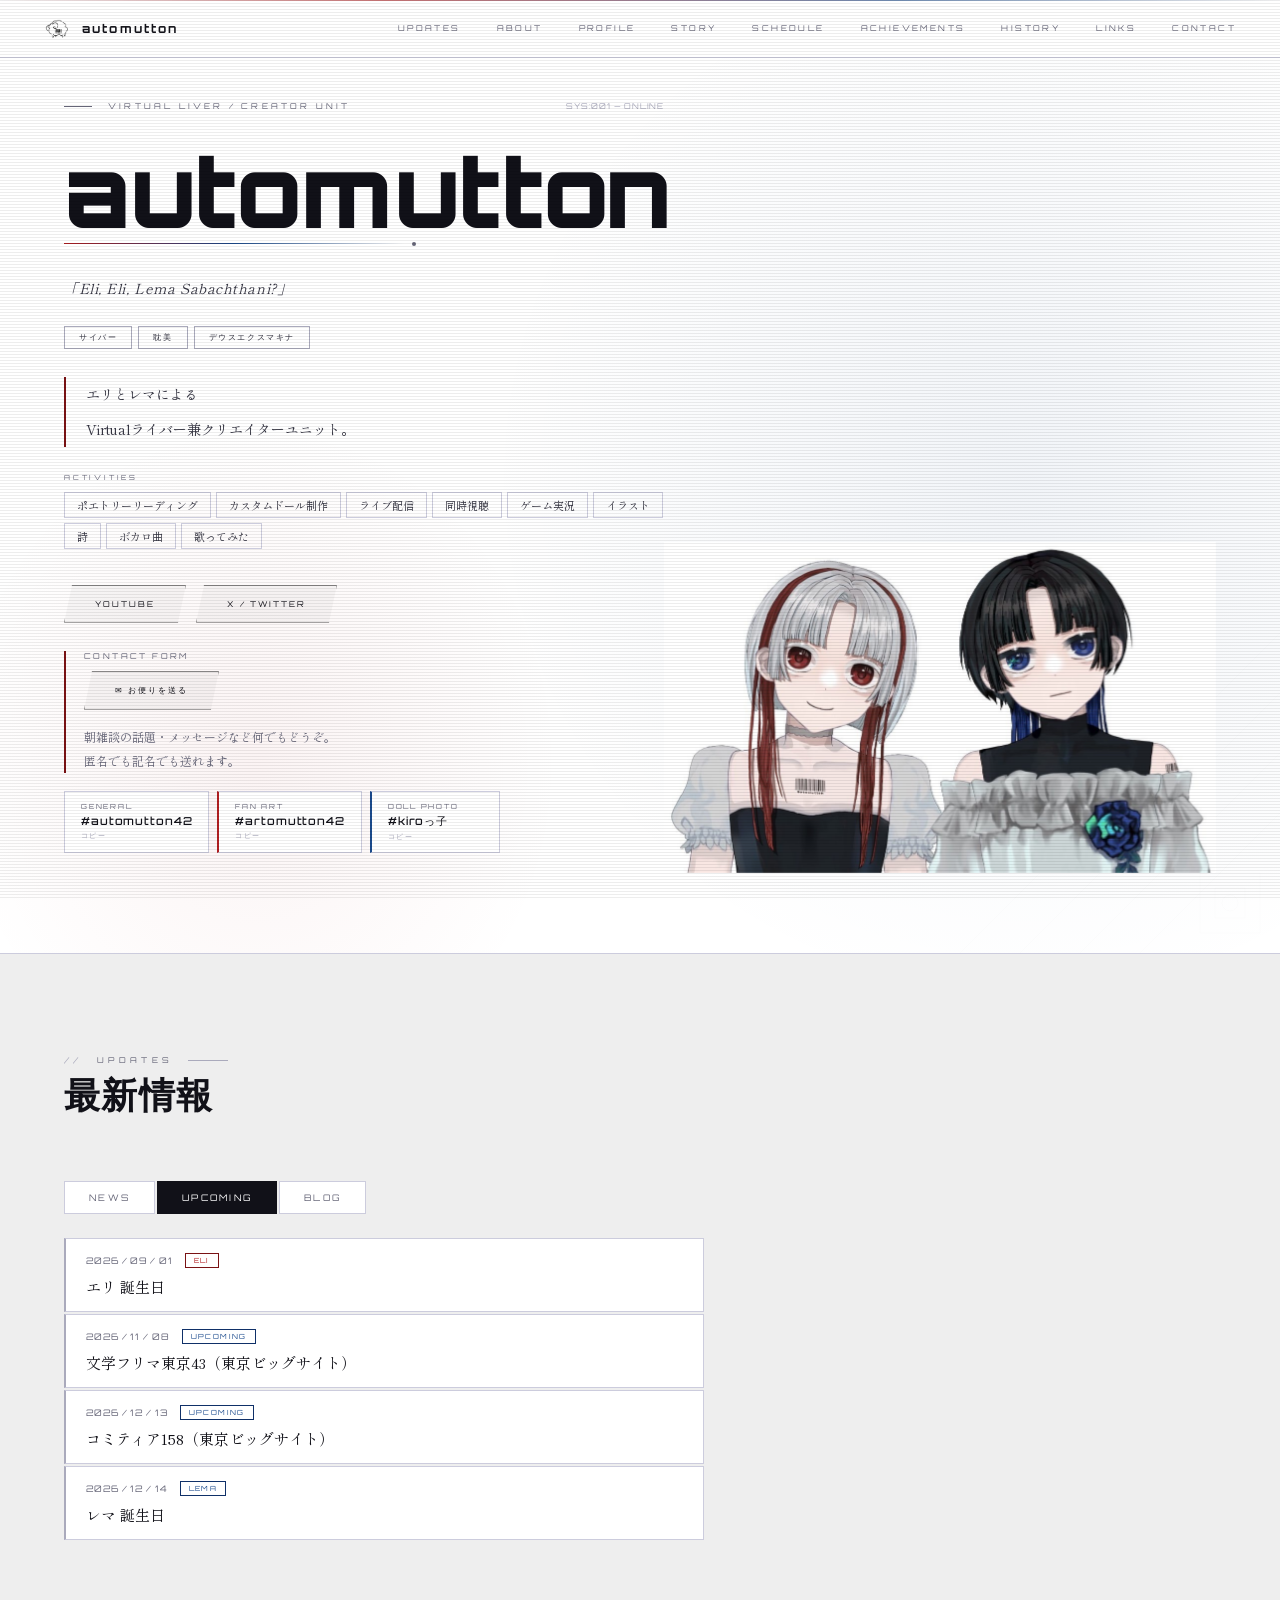
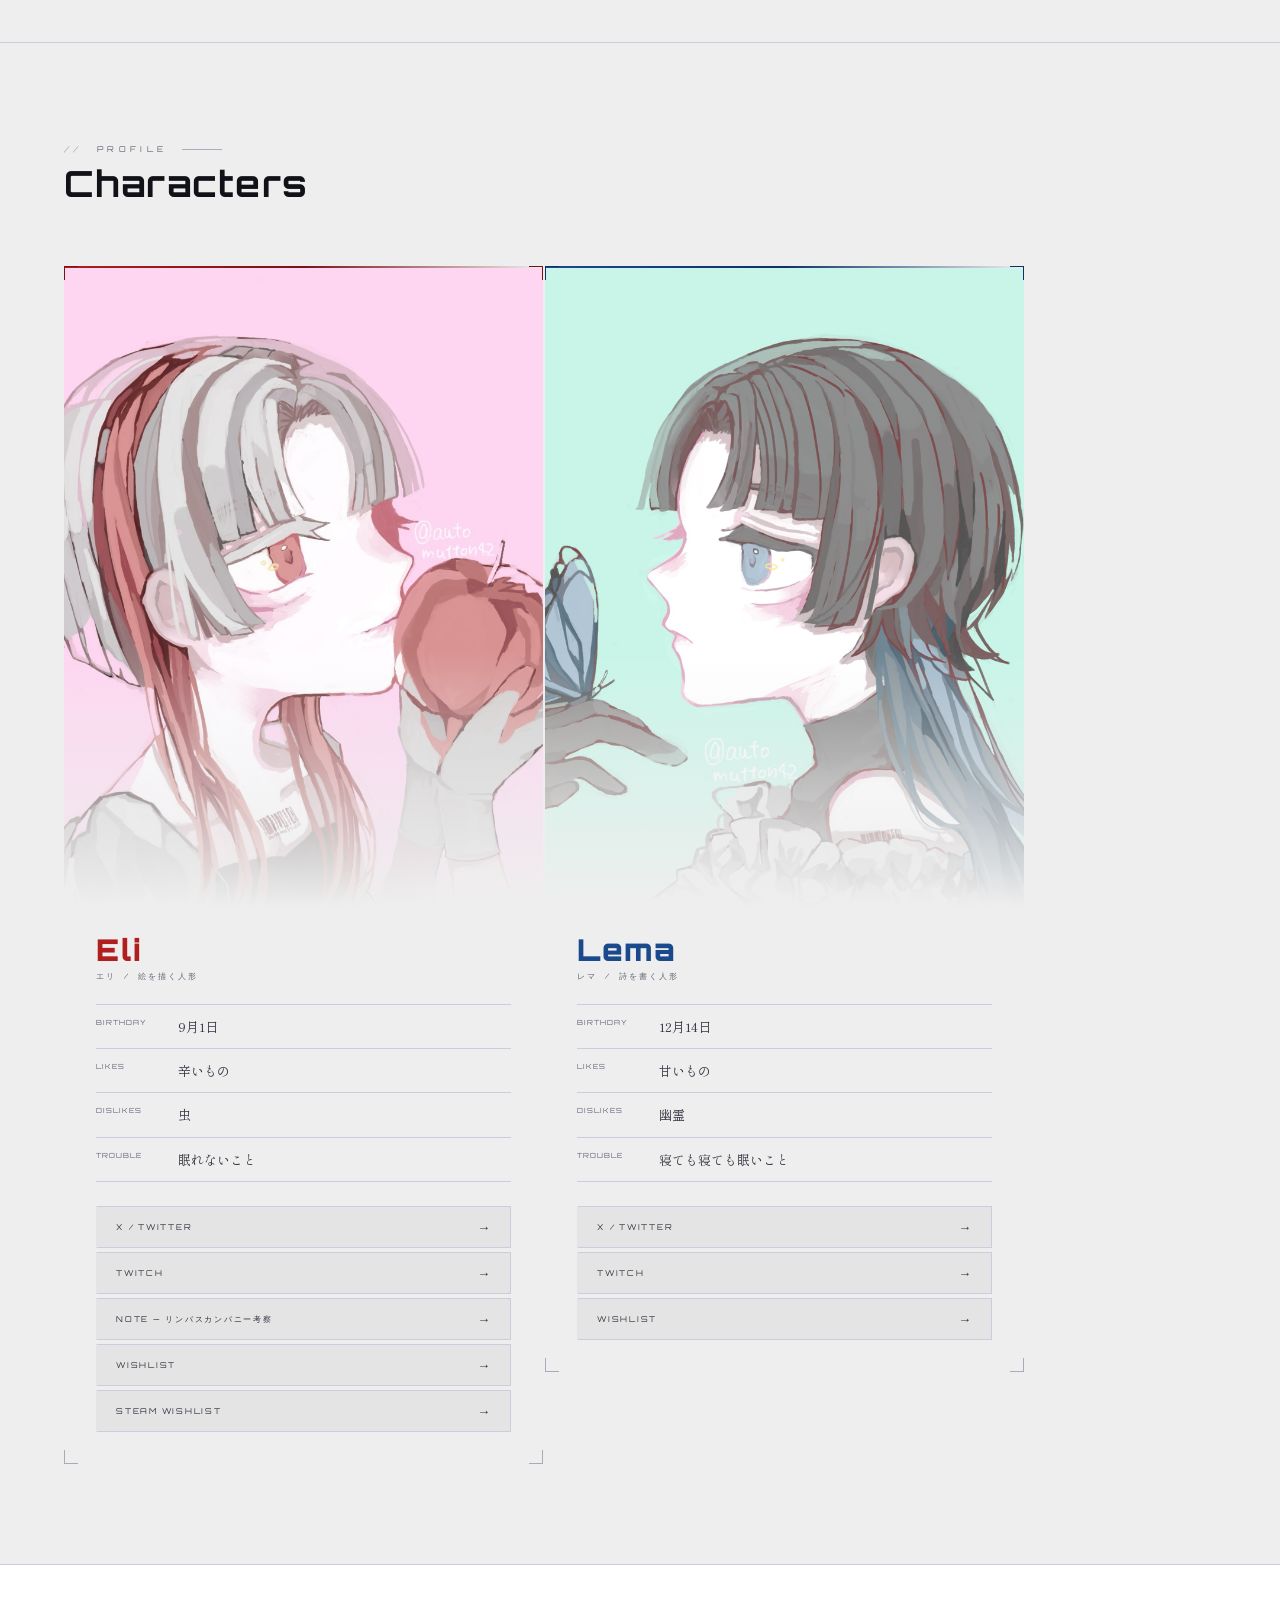
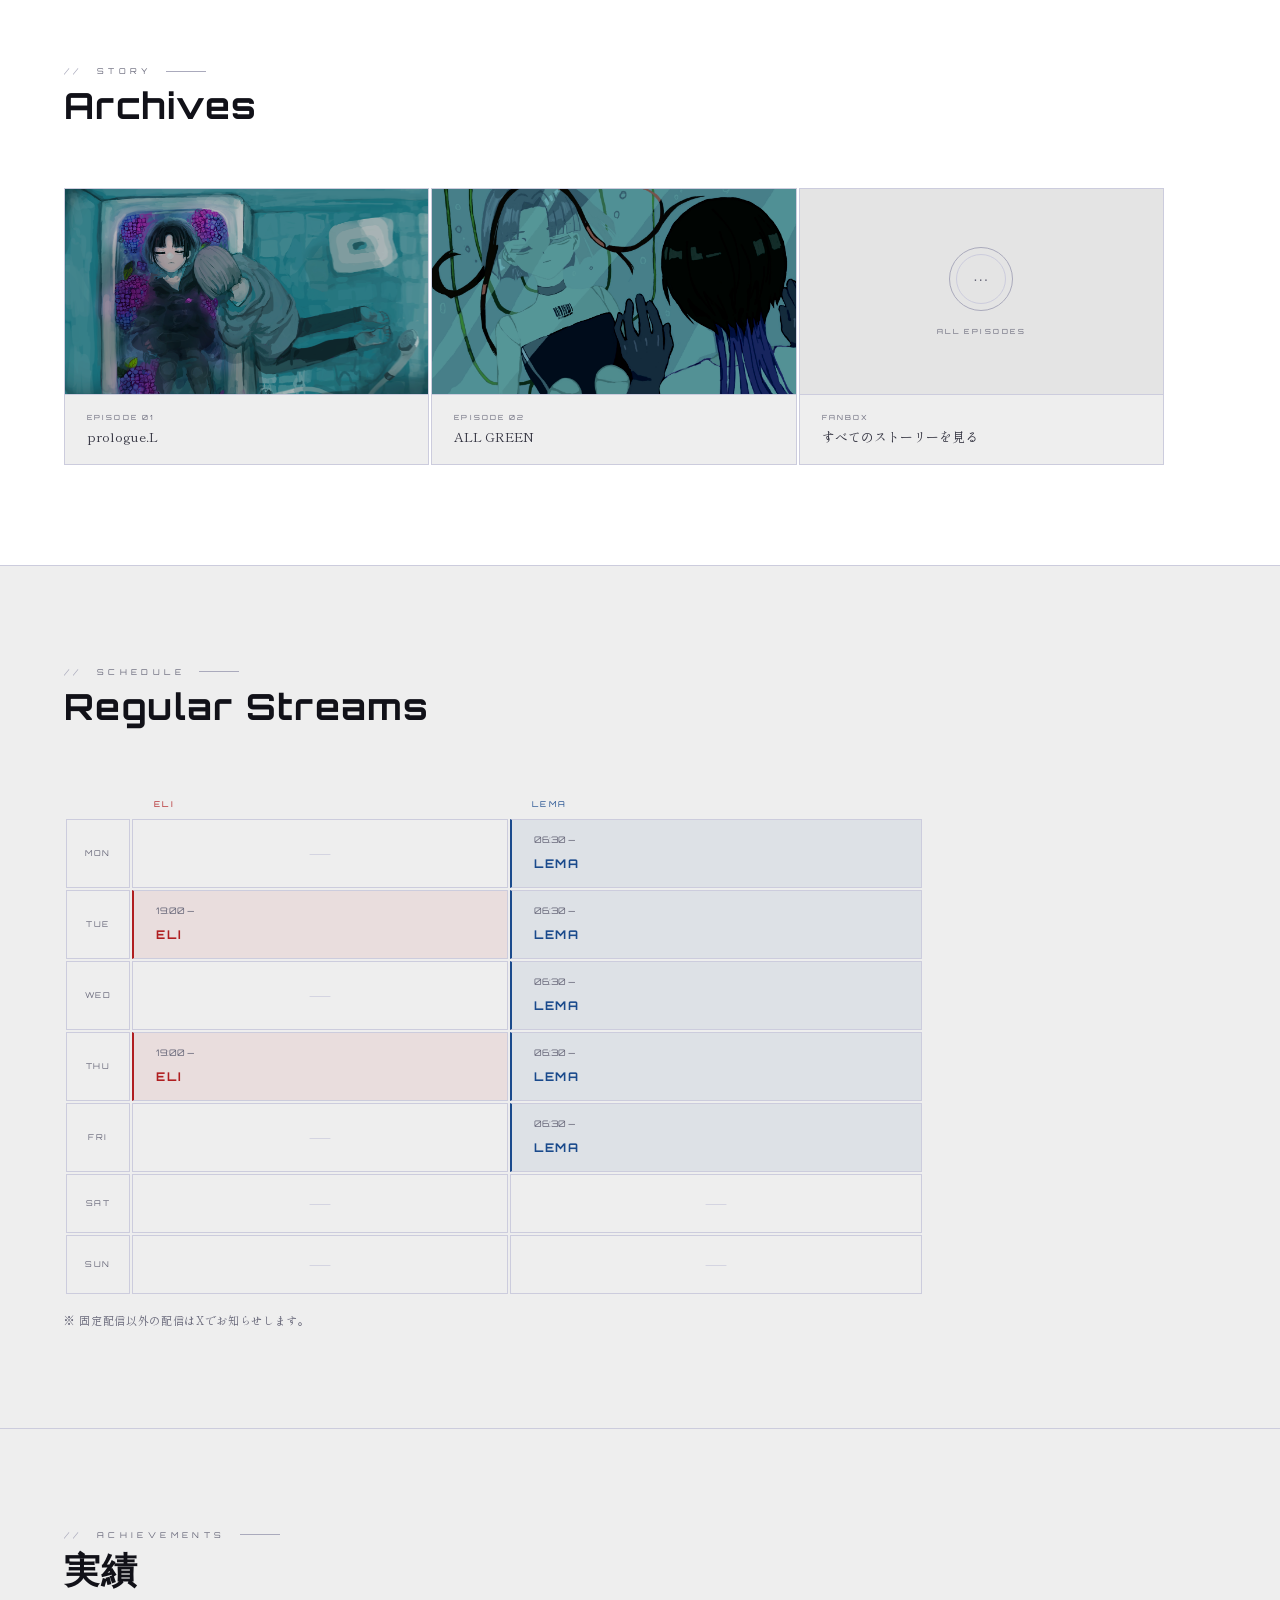
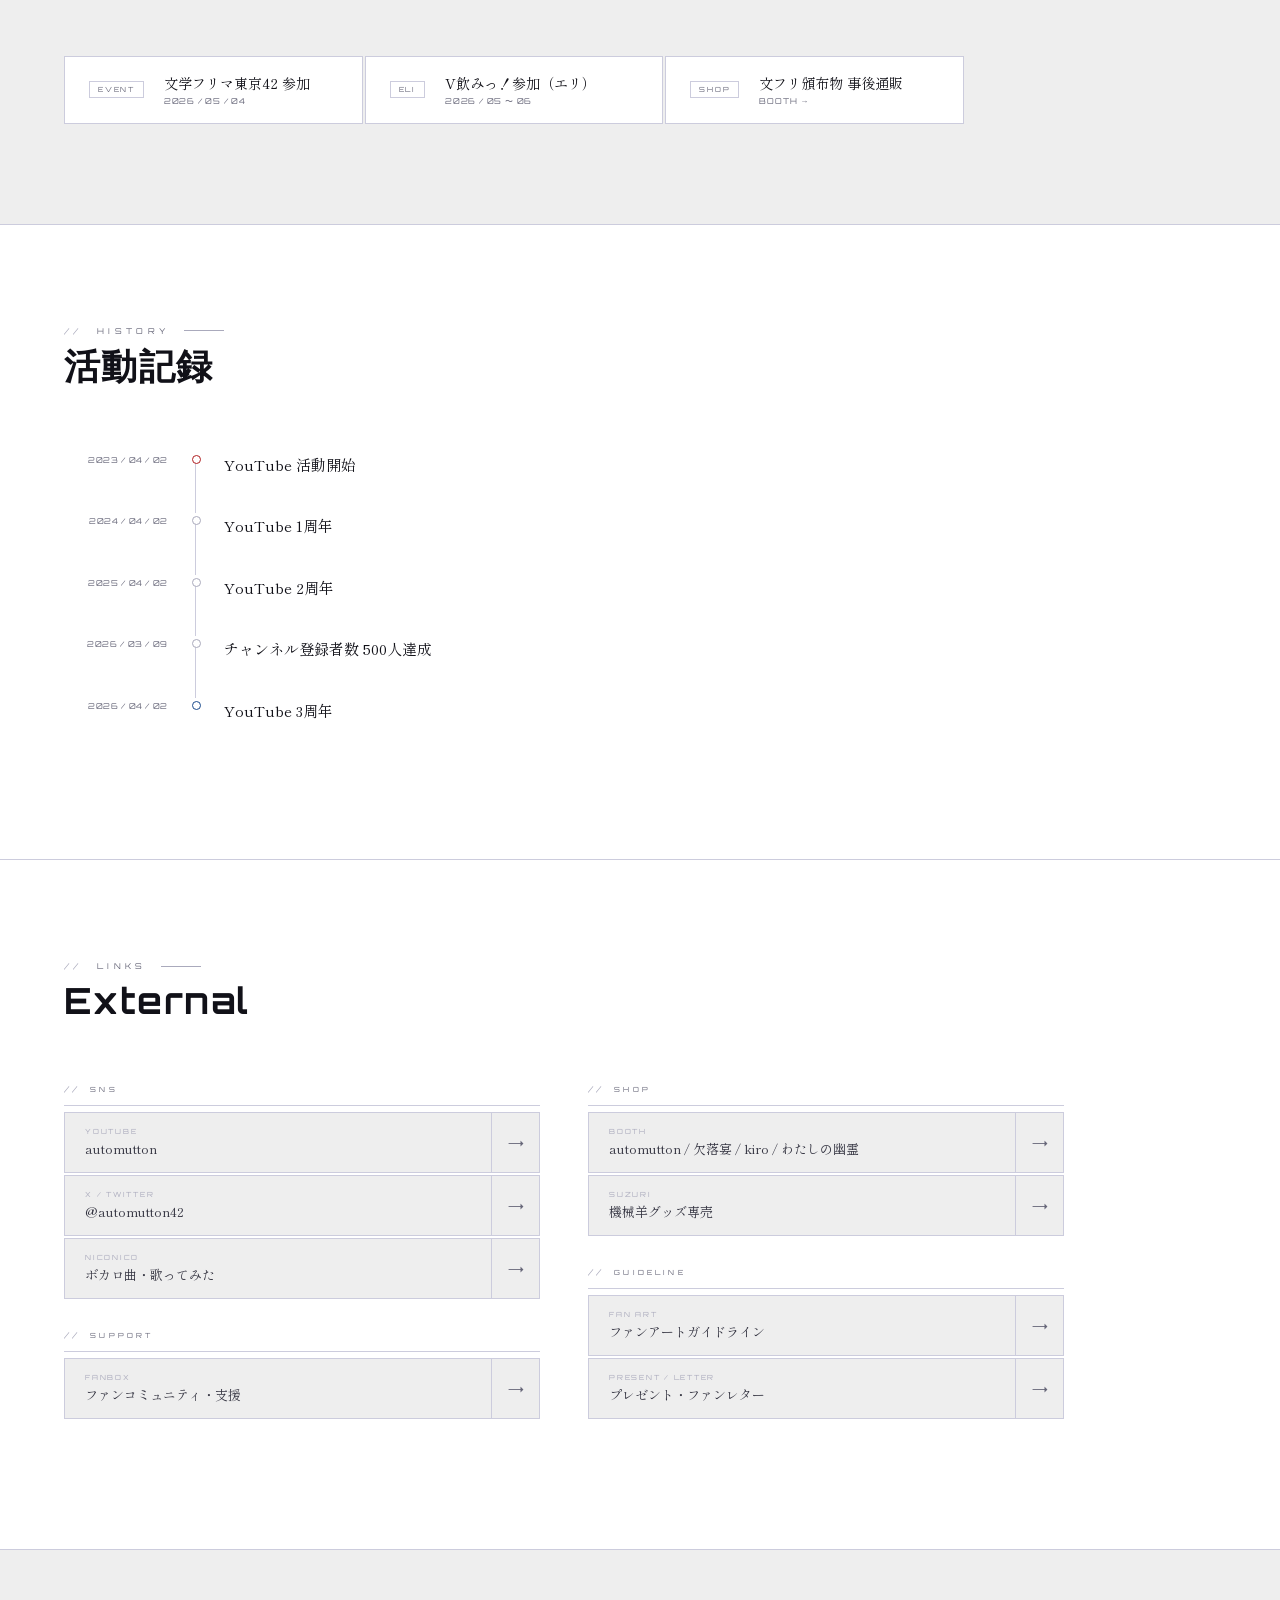
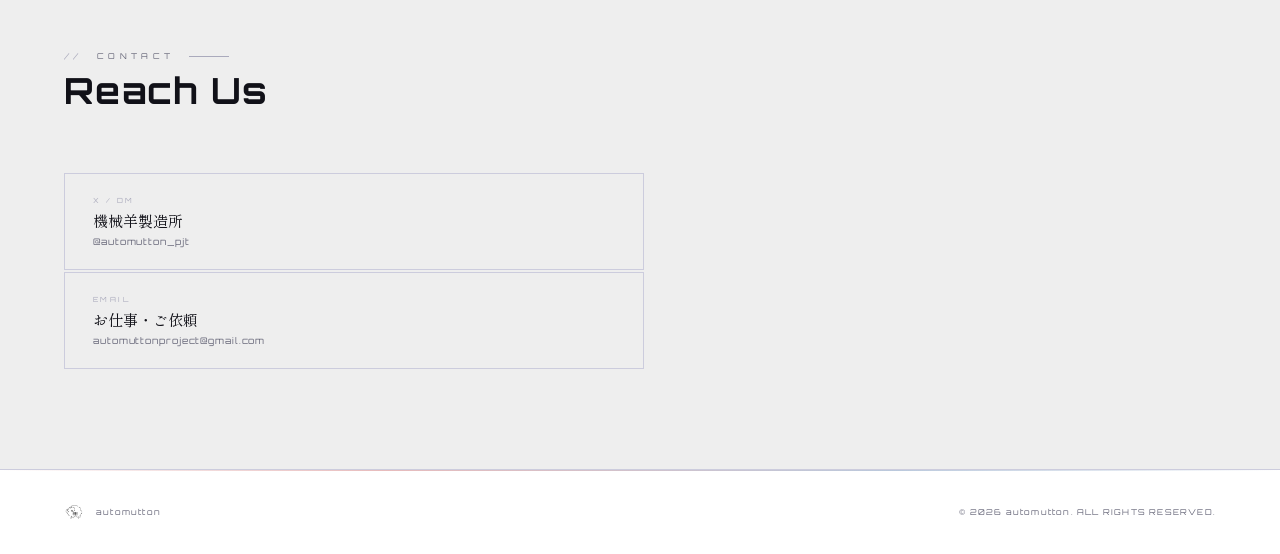
<file: index.html>
<!DOCTYPE html>
<html lang="ja">
<head>
<meta charset="UTF-8">
<meta name="viewport" content="width=device-width, initial-scale=1.0">
<title>automutton</title>
<link rel="icon" type="image/png" href="assets/images/favicon.png">
<link href="https://fonts.googleapis.com/css2?family=Orbitron:wght@400;500;700;900&family=Shippori+Mincho:wght@400;500&display=swap" rel="stylesheet">
<link rel="stylesheet" href="css/style.css">
</head>
<body>
<div class="grid-bg"></div>

<!-- NAV -->
<nav>
  <a class="nav-logo" href="#">
    <img src="assets/images/favicon.png" alt="automutton" style="filter:none;">
    <span class="nav-logo-name">automutton</span>
  </a>
  <div class="nav-links">
    <a href="#updates">UPDATES</a>
    <a href="#about">ABOUT</a>
    <a href="#profile">PROFILE</a>
    <a href="#story">STORY</a>
    <a href="#schedule">SCHEDULE</a>
    <a href="#achievements">ACHIEVEMENTS</a>
    <a href="#history">HISTORY</a>
    <a href="#links">LINKS</a>
    <a href="#contact">CONTACT</a>
  </div>
  <button class="nav-burger" onclick="document.getElementById('drawer').classList.toggle('open')" aria-label="menu">
    <span></span><span></span><span></span>
  </button>
</nav>

<div class="nav-drawer" id="drawer">
  <button class="nav-drawer-close" onclick="document.getElementById('drawer').classList.remove('open')">✕</button>
  <a href="#updates"       onclick="document.getElementById('drawer').classList.remove('open')">UPDATES</a>
  <a href="#about"         onclick="document.getElementById('drawer').classList.remove('open')">ABOUT</a>
  <a href="#profile"       onclick="document.getElementById('drawer').classList.remove('open')">PROFILE</a>
  <a href="#story"         onclick="document.getElementById('drawer').classList.remove('open')">STORY</a>
  <a href="#schedule"      onclick="document.getElementById('drawer').classList.remove('open')">SCHEDULE</a>
  <a href="#achievements"  onclick="document.getElementById('drawer').classList.remove('open')">ACHIEVEMENTS</a>
  <a href="#history"       onclick="document.getElementById('drawer').classList.remove('open')">HISTORY</a>
  <a href="#links"         onclick="document.getElementById('drawer').classList.remove('open')">LINKS</a>
  <a href="#contact"       onclick="document.getElementById('drawer').classList.remove('open')">CONTACT</a>
</div>

<!-- HERO -->
<section class="hero" id="about">
  <div class="hero-bg-grad"></div>
  <!-- 右下装飾SVG -->
  <div class="hero-deco-lines">
    <svg viewBox="0 0 320 320" fill="none" xmlns="http://www.w3.org/2000/svg">
      <line x1="320" y1="0" x2="0" y2="320" stroke="black" stroke-width="0.5" opacity="0.12"/>
      <line x1="320" y1="60" x2="60" y2="320" stroke="black" stroke-width="0.5" opacity="0.12"/>
      <line x1="320" y1="120" x2="120" y2="320" stroke="black" stroke-width="0.5" opacity="0.12"/>
      <line x1="320" y1="180" x2="180" y2="320" stroke="black" stroke-width="0.5" opacity="0.12"/>
      <rect x="240" y="240" width="60" height="60" stroke="black" stroke-width="0.5" opacity="0.12"/>
      <rect x="255" y="255" width="30" height="30" stroke="black" stroke-width="0.5" opacity="0.12"/>
      <circle cx="270" cy="270" r="8" stroke="black" stroke-width="0.5" opacity="0.12"/>
    </svg>
  </div>

  <div class="hero-content">
    <div class="hero-sys">
      <div class="hero-sys-line">VIRTUAL LIVER / CREATOR UNIT</div>
      <div class="hero-sys-id">SYS:001 — ONLINE</div>
    </div>
    <h1 class="hero-name">automutton</h1>
    <div class="hero-name-rule">
      <span></span>
      <span class="hero-name-rule-dot"></span>
    </div>
    <p class="hero-tagline">「Eli, Eli, Lema Sabachthani?」</p>
    <div class="hero-concept">
      <span class="hero-concept-tag">サイバー</span>
      <span class="hero-concept-tag">耽美</span>
      <span class="hero-concept-tag">デウスエクスマキナ</span>
    </div>
    <p class="hero-desc">
      エリとレマによる<br>
      Virtualライバー兼クリエイターユニット。
    </p>
    <div class="hero-activities">
      <div class="hero-act-title">ACTIVITIES</div>
      <div class="hero-act-list">
        <span class="hero-act-tag">ポエトリーリーディング</span>
        <span class="hero-act-tag">カスタムドール制作</span>
        <span class="hero-act-tag">ライブ配信</span>
        <span class="hero-act-tag">同時視聴</span>
        <span class="hero-act-tag">ゲーム実況</span>
        <span class="hero-act-tag">イラスト</span>
        <span class="hero-act-tag">詩</span>
        <span class="hero-act-tag">ボカロ曲</span>
        <span class="hero-act-tag">歌ってみた</span>
      </div>
    </div>
    <div class="hero-sns">
      <a href="https://www.youtube.com/@automutton-elilema-1927" target="_blank" class="btn-hero btn-hero-outline"><span>YOUTUBE</span></a>
      <a href="https://x.com/automutton42" target="_blank" class="btn-hero btn-hero-outline"><span>X / TWITTER</span></a>
    </div>
    <div style="margin-top:28px; border-left:2px solid var(--eli-mid); padding-left:18px; opacity:0; animation:fadeUp 0.6s 1.15s forwards;">
      <p style="font-family:'Orbitron',sans-serif; font-size:8px; letter-spacing:0.3em; color:var(--muted); margin-bottom:10px;">CONTACT FORM</p>
      <a href="https://docs.google.com/forms/d/e/1FAIpQLSebL5P9zP_UP8M0q4EmYZzpcg-31h3QSRc7SVdonSlR1eYWfg/viewform" target="_blank" class="btn-hero btn-hero-outline" style="display:inline-block; margin-bottom:10px;"><span>✉ お便りを送る</span></a>
      <p style="font-size:12px; color:var(--muted); line-height:2;">
        朝雑談の話題・メッセージなど何でもどうぞ。<br>匿名でも記名でも送れます。
      </p>
    </div>
    <div class="hero-hashtags">
      <div class="hashtag-block" onclick="copyTag(this, '#automutton42')">
        <div class="hashtag-label">GENERAL</div>
        <div class="hashtag-text">#automutton42</div>
        <div class="hashtag-copy">コピー</div>
      </div>
      <div class="hashtag-block eli-ht" onclick="copyTag(this, '#artomutton42')">
        <div class="hashtag-label">FAN ART</div>
        <div class="hashtag-text">#artomutton42</div>
        <div class="hashtag-copy">コピー</div>
      </div>
      <div class="hashtag-block lema-ht" onclick="copyTag(this, '#kiroっ子')">
        <div class="hashtag-label">DOLL PHOTO</div>
        <div class="hashtag-text">#kiroっ子</div>
        <div class="hashtag-copy">コピー</div>
      </div>
    </div>
  </div>

  <div class="hero-bg">
    <img src="assets/images/hero_default.jpeg" alt="Eli & Lema">
  </div>
</section>

<!-- UPDATES -->
<section id="updates" class="bg2">
  <div class="section-header">
    <div class="section-label">UPDATES</div>
    <div class="section-title">最新情報</div>
  </div>

  <!-- タブ -->
  <div class="updates-tabs">
    <button class="utab" data-tab="news">NEWS</button>
    <button class="utab active" data-tab="upcoming">UPCOMING</button>
    <button class="utab" data-tab="blog">BLOG</button>
  </div>

  <!-- NEWS -->
  <div class="updates-pane hidden" id="tab-news">
    <a href="https://www.youtube.com/@automutton-elilema-1927/posts" target="_blank" class="link-item" style="max-width:540px; margin-bottom:12px; display:flex;">
      <div class="link-left"><span class="link-label">YOUTUBE</span><span class="link-desc">コミュニティ投稿・最新情報</span></div>
      <div class="link-arrow-box">→</div>
    </a>
    <div class="update-item">
      <div class="update-meta">
        <span class="update-date">2026 / 03 / 16</span>
        <span class="update-tag">NEWS</span>
      </div>
      <div class="update-body">
        <div class="update-title">ホームページ開設</div>
      </div>
    </div>
  </div>

  <!-- UPCOMING -->
  <div class="updates-pane" id="tab-upcoming">
    <div class="update-item">
      <div class="update-meta">
        <span class="update-date">2026 / 09 / 01</span>
        <span class="update-tag eli-tag">ELI</span>
      </div>
      <div class="update-body">
        <div class="update-title">エリ 誕生日</div>
      </div>
    </div>
    <div class="update-item">
      <div class="update-meta">
        <span class="update-date">2026 / 11 / 08</span>
        <span class="update-tag upcoming">UPCOMING</span>
      </div>
      <div class="update-body">
        <div class="update-title">文学フリマ東京43（東京ビッグサイト）</div>
      </div>
    </div>
    <div class="update-item">
      <div class="update-meta">
        <span class="update-date">2026 / 12 / 13</span>
        <span class="update-tag upcoming">UPCOMING</span>
      </div>
      <div class="update-body">
        <div class="update-title">コミティア158（東京ビッグサイト）</div>
      </div>
    </div>
    <div class="update-item">
      <div class="update-meta">
        <span class="update-date">2026 / 12 / 14</span>
        <span class="update-tag lema-tag">LEMA</span>
      </div>
      <div class="update-body">
        <div class="update-title">レマ 誕生日</div>
      </div>
    </div>
  </div>

  <!-- BLOG（クリックで詳細展開） -->
  <div class="updates-pane hidden" id="tab-blog">
    <div class="update-item blog-item" onclick="toggleBlog(this)">
      <div class="update-meta">
        <span class="update-date">2026 / 03 / 16</span>
        <span class="update-tag blog-tag">BLOG</span>
        <span class="blog-arrow">▶</span>
      </div>
      <div class="update-body">
        <div class="update-title">HPをつくりました</div>
        <div class="blog-detail">
          <p>automuttonのホームページを開設しました。随時更新予定です。</p>
        </div>
      </div>
    </div>
    <!-- ブログ投稿を追加するときはこのブロックをコピーしてください -->
  </div>
</section>

<!-- PROFILE -->
<section id="profile" class="bg2">
  <div class="section-header">
    <div class="section-label">PROFILE</div>
    <div class="section-title">Characters</div>
  </div>
  <div class="profile-grid">

    <div class="card-eli">
      <div class="profile-card">
        <div class="profile-card-colorbar"></div>
        <div class="profile-card-img">
          <img src="assets/images/eli_card.jpeg" alt="Eli" class="profile-img">
        </div>
        <div class="profile-card-inner">
          <div class="profile-card-body">
            <div class="profile-card-name">Eli</div>
            <div class="profile-card-sub">エリ &nbsp;/&nbsp; 絵を描く人形</div>
            <div class="profile-table">
              <div class="profile-row"><span class="profile-key">BIRTHDAY</span><span class="profile-val">9月1日</span></div>
              <div class="profile-row"><span class="profile-key">LIKES</span><span class="profile-val">辛いもの</span></div>
              <div class="profile-row"><span class="profile-key">DISLIKES</span><span class="profile-val">虫</span></div>
              <div class="profile-row"><span class="profile-key">TROUBLE</span><span class="profile-val">眠れないこと</span></div>
            </div>
            <div class="profile-links">
              <a href="https://x.com/eli503503" target="_blank" class="profile-link">X / TWITTER <span class="profile-link-arrow">→</span></a>
              <a href="https://www.twitch.tv/eli503503" target="_blank" class="profile-link">TWITCH <span class="profile-link-arrow">→</span></a>
              <a href="https://note.com/eli_503" target="_blank" class="profile-link">NOTE — リンバスカンパニー考察 <span class="profile-link-arrow">→</span></a>
              <a href="https://www.amazon.co.jp/hz/wishlist/ls/2E8LOYE6P2J4V" target="_blank" class="profile-link">WISHLIST <span class="profile-link-arrow">→</span></a>
              <a href="https://store.steampowered.com/wishlist/profiles/76561198448920392/?st=7943936390371441983" target="_blank" class="profile-link">STEAM WISHLIST <span class="profile-link-arrow">→</span></a>
            </div>
          </div>
        </div>
      </div>
    </div>

    <div class="card-lema">
      <div class="profile-card">
        <div class="profile-card-colorbar"></div>
        <div class="profile-card-img">
          <img src="assets/images/lema_card.png" alt="Lema" class="profile-img">
        </div>
        <div class="profile-card-inner">
          <div class="profile-card-body">
            <div class="profile-card-name">Lema</div>
            <div class="profile-card-sub">レマ &nbsp;/&nbsp; 詩を書く人形</div>
            <div class="profile-table">
              <div class="profile-row"><span class="profile-key">BIRTHDAY</span><span class="profile-val">12月14日</span></div>
              <div class="profile-row"><span class="profile-key">LIKES</span><span class="profile-val">甘いもの</span></div>
              <div class="profile-row"><span class="profile-key">DISLIKES</span><span class="profile-val">幽霊</span></div>
              <div class="profile-row"><span class="profile-key">TROUBLE</span><span class="profile-val">寝ても寝ても眠いこと</span></div>
            </div>
            <div class="profile-links">
              <a href="https://x.com/lema404404" target="_blank" class="profile-link">X / TWITTER <span class="profile-link-arrow">→</span></a>
              <a href="https://www.twitch.tv/lema404" target="_blank" class="profile-link">TWITCH <span class="profile-link-arrow">→</span></a>
              <a href="https://www.amazon.co.jp/hz/wishlist/ls/2SYUQBQJEKK9V" target="_blank" class="profile-link">WISHLIST <span class="profile-link-arrow">→</span></a>
            </div>
          </div>
        </div>
      </div>
    </div>

  </div>
</section>

<!-- STORY -->
<section id="story">
  <div class="section-header">
    <div class="section-label">STORY</div>
    <div class="section-title">Archives</div>
  </div>
  <div class="story-grid">
    <a href="https://automutton42.fanbox.cc/posts/9608760" target="_blank" class="story-card clickable">
      <div class="story-card-img"><img src="assets/images/story1.png" alt="Story 01"></div>
      <div class="story-card-footer">
        <div><div class="sc-ep">EPISODE 01</div><div class="sc-title">prologue.L</div></div>
        <span class="sc-arrow">→</span>
      </div>
    </a>
    <a href="https://automutton42.fanbox.cc/posts/11608878" target="_blank" class="story-card clickable">
      <div class="story-card-img"><img src="assets/images/story2.png" alt="ALL GREEN"></div>
      <div class="story-card-footer">
        <div><div class="sc-ep">EPISODE 02</div><div class="sc-title">ALL GREEN</div></div>
        <span class="sc-arrow">→</span>
      </div>
    </a>
    <a href="https://automutton42.fanbox.cc/tags/Story" target="_blank" class="story-card clickable">
      <div class="story-card-text-only">
        <div class="story-ring"><span>···</span></div>
        <div class="story-all-label">ALL EPISODES</div>
      </div>
      <div class="story-card-footer">
        <div><div class="sc-ep">FANBOX</div><div class="sc-title">すべてのストーリーを見る</div></div>
        <span class="sc-arrow">→</span>
      </div>
    </a>
  </div>
</section>

<!-- SCHEDULE -->
<section id="schedule" class="bg2">
  <div class="section-header">
    <div class="section-label">SCHEDULE</div>
    <div class="section-title">Regular Streams</div>
  </div>
  <div class="schedule-wrap">
    <table class="schedule-table">
      <thead>
        <tr>
          <th></th>
          <th style="color:var(--eli)">ELI</th>
          <th style="color:var(--lema)">LEMA</th>
        </tr>
      </thead>
      <tbody>
        <tr><td class="td-day">MON</td><td class="td-stream empty">—</td><td class="td-stream lema"><span class="stream-time">06:30 —</span><span class="stream-name lema">LEMA</span></td></tr>
        <tr><td class="td-day">TUE</td><td class="td-stream eli"><span class="stream-time">19:00 —</span><span class="stream-name eli">ELI</span></td><td class="td-stream lema"><span class="stream-time">06:30 —</span><span class="stream-name lema">LEMA</span></td></tr>
        <tr><td class="td-day">WED</td><td class="td-stream empty">—</td><td class="td-stream lema"><span class="stream-time">06:30 —</span><span class="stream-name lema">LEMA</span></td></tr>
        <tr><td class="td-day">THU</td><td class="td-stream eli"><span class="stream-time">19:00 —</span><span class="stream-name eli">ELI</span></td><td class="td-stream lema"><span class="stream-time">06:30 —</span><span class="stream-name lema">LEMA</span></td></tr>
        <tr><td class="td-day">FRI</td><td class="td-stream empty">—</td><td class="td-stream lema"><span class="stream-time">06:30 —</span><span class="stream-name lema">LEMA</span></td></tr>
        <tr><td class="td-day">SAT</td><td class="td-stream empty">—</td><td class="td-stream empty">—</td></tr>
        <tr><td class="td-day">SUN</td><td class="td-stream empty">—</td><td class="td-stream empty">—</td></tr>
      </tbody>
    </table>
  </div>
  <p class="schedule-note">※ 固定配信以外の配信はXでお知らせします。</p>
</section>

<!-- ACHIEVEMENTS -->
<section id="achievements" class="bg2">
  <div class="section-header">
    <div class="section-label">ACHIEVEMENTS</div>
    <div class="section-title">実績</div>
  </div>
  <div class="achievements-grid">
    <div class="achievement-item">
      <div class="achievement-tag">EVENT</div>
      <div class="achievement-body">
        <div class="achievement-title">文学フリマ東京42 参加</div>
        <div class="achievement-date">2026 / 05 / 04</div>
      </div>
    </div>
    <div class="achievement-item">
      <div class="achievement-tag">ELI</div>
      <div class="achievement-body">
        <div class="achievement-title">V飲みっ！参加（エリ）</div>
        <div class="achievement-date">2026 / 05 〜 06</div>
      </div>
    </div>
    <a href="https://automutton.booth.pm/item_lists/nqXTg0z4" target="_blank" class="achievement-item" style="text-decoration:none; color:inherit; cursor:pointer;">
      <div class="achievement-tag">SHOP</div>
      <div class="achievement-body">
        <div class="achievement-title">文フリ頒布物 事後通販</div>
        <div class="achievement-date">BOOTH →</div>
      </div>
    </a>
  </div>
</section>

<!-- HISTORY -->
<section id="history">
  <div class="section-header">
    <div class="section-label">HISTORY</div>
    <div class="section-title">活動記録</div>
  </div>
  <div class="history-timeline">
    <div class="history-item">
      <div class="history-date">2023 / 04 / 02</div>
      <div class="history-dot"></div>
      <div class="history-body">
        <div class="history-title">YouTube 活動開始</div>
      </div>
    </div>
    <div class="history-item">
      <div class="history-date">2024 / 04 / 02</div>
      <div class="history-dot"></div>
      <div class="history-body">
        <div class="history-title">YouTube 1周年</div>
      </div>
    </div>
    <div class="history-item">
      <div class="history-date">2025 / 04 / 02</div>
      <div class="history-dot"></div>
      <div class="history-body">
        <div class="history-title">YouTube 2周年</div>
      </div>
    </div>
    <div class="history-item">
      <div class="history-date">2026 / 03 / 09</div>
      <div class="history-dot"></div>
      <div class="history-body">
        <div class="history-title">チャンネル登録者数 500人達成</div>
      </div>
    </div>
    <div class="history-item">
      <div class="history-date">2026 / 04 / 02</div>
      <div class="history-dot"></div>
      <div class="history-body">
        <div class="history-title">YouTube 3周年</div>
      </div>
    </div>
  </div>
</section>

<!-- LINKS -->
<section id="links">
  <div class="section-header">
    <div class="section-label">LINKS</div>
    <div class="section-title">External</div>
  </div>
  <div class="links-section-grid">
    <div>
      <div class="links-group">
        <div class="links-col-title">SNS</div>
        <div class="links-stack">
          <a href="https://www.youtube.com/@automutton-elilema-1927" target="_blank" class="link-item">
            <div class="link-left"><span class="link-label">YOUTUBE</span><span class="link-desc">automutton</span></div>
            <div class="link-arrow-box">→</div>
          </a>
          <a href="https://x.com/automutton42" target="_blank" class="link-item">
            <div class="link-left"><span class="link-label">X / TWITTER</span><span class="link-desc">@automutton42</span></div>
            <div class="link-arrow-box">→</div>
          </a>
          <a href="https://sp.nicovideo.jp/user/130964447" target="_blank" class="link-item">
            <div class="link-left"><span class="link-label">NICONICO</span><span class="link-desc">ボカロ曲・歌ってみた</span></div>
            <div class="link-arrow-box">→</div>
          </a>
        </div>
      </div>
      <div class="links-group">
        <div class="links-col-title">SUPPORT</div>
        <div class="links-stack">
          <a href="https://automutton42.fanbox.cc" target="_blank" class="link-item">
            <div class="link-left"><span class="link-label">FANBOX</span><span class="link-desc">ファンコミュニティ・支援</span></div>
            <div class="link-arrow-box">→</div>
          </a>
        </div>
      </div>
    </div>
    <div>
      <div class="links-group">
        <div class="links-col-title">SHOP</div>
        <div class="links-stack">
          <a href="https://automutton.booth.pm" target="_blank" class="link-item">
            <div class="link-left"><span class="link-label">BOOTH</span><span class="link-desc">automutton / 欠落宴 / kiro / わたしの幽霊</span></div>
            <div class="link-arrow-box">→</div>
          </a>
          <a href="https://suzuri.jp/automutton" target="_blank" class="link-item">
            <div class="link-left"><span class="link-label">SUZURI</span><span class="link-desc">機械羊グッズ専売</span></div>
            <div class="link-arrow-box">→</div>
          </a>
        </div>
      </div>
      <div class="links-group">
        <div class="links-col-title">GUIDELINE</div>
        <div class="links-stack">
          <a href="https://automutton42.fanbox.cc/posts/11365215" target="_blank" class="link-item">
            <div class="link-left"><span class="link-label">FAN ART</span><span class="link-desc">ファンアートガイドライン</span></div>
            <div class="link-arrow-box">→</div>
          </a>
          <a href="https://automutton42.fanbox.cc/posts/11364835" target="_blank" class="link-item">
            <div class="link-left"><span class="link-label">PRESENT / LETTER</span><span class="link-desc">プレゼント・ファンレター</span></div>
            <div class="link-arrow-box">→</div>
          </a>
        </div>
      </div>
    </div>
  </div>
</section>

<!-- CONTACT -->
<section id="contact" class="bg2">
  <div class="section-header">
    <div class="section-label">CONTACT</div>
    <div class="section-title">Reach Us</div>
  </div>
  <div class="contact-grid">
    <a href="https://x.com/automutton_pjt" target="_blank" class="contact-item">
      <div class="contact-left">
        <span class="contact-method">X / DM</span>
        <span class="contact-name">機械羊製造所</span>
        <span class="contact-handle">@automutton_pjt</span>
      </div>
      <span class="contact-arrow">→</span>
    </a>
    <a href="mailto:automuttonproject@gmail.com" class="contact-item">
      <div class="contact-left">
        <span class="contact-method">EMAIL</span>
        <span class="contact-name">お仕事・ご依頼</span>
        <span class="contact-handle">automuttonproject@gmail.com</span>
      </div>
      <span class="contact-arrow">→</span>
    </a>
  </div>
</section>


<!-- FOOTER -->
<footer>
  <div class="footer-logo">
    <img src="assets/images/favicon.png" alt="automutton" style="filter:none;">
    <span class="footer-copy">automutton</span>
  </div>
  <div class="footer-copy">© 2026 automutton. ALL RIGHTS RESERVED.</div>
</footer>

<script>
// === タブ切り替え ===
document.addEventListener('DOMContentLoaded', function() {
  // タブボタンにイベントをバインド
  document.querySelectorAll('.utab').forEach(function(btn) {
    btn.addEventListener('click', function() {
      var name = this.getAttribute('data-tab');
      document.querySelectorAll('.updates-pane').forEach(function(p) {
        p.style.display = 'none';
      });
      document.querySelectorAll('.utab').forEach(function(b) {
        b.classList.remove('active');
      });
      var pane = document.getElementById('tab-' + name);
      if (pane) pane.style.display = 'block';
      this.classList.add('active');
    });
  });
  // 初期状態
  document.querySelectorAll('.updates-pane').forEach(function(p) {
    p.style.display = 'none';
  });
  var first = document.getElementById('tab-upcoming');
  if (first) first.style.display = 'block';

  // === ブログ展開 ===
  document.querySelectorAll('.blog-item').forEach(function(el) {
    el.addEventListener('click', function() {
      this.classList.toggle('open');
      var arrow = this.querySelector('.blog-arrow');
      if (arrow) arrow.textContent = this.classList.contains('open') ? '▼' : '▶';
    });
  });
});

// === タグコピー ===
function copyTag(el, text) {
  navigator.clipboard.writeText(text).then(function() {
    var cp = el.querySelector('.hashtag-copy');
    if (cp) { cp.textContent = 'コピー済！'; setTimeout(function(){ cp.textContent = 'コピー'; }, 1500); }
  }).catch(function() {
    // フォールバック
    var ta = document.createElement('textarea');
    ta.value = text; document.body.appendChild(ta);
    ta.select(); document.execCommand('copy'); document.body.removeChild(ta);
    var cp = el.querySelector('.hashtag-copy');
    if (cp) { cp.textContent = 'コピー済！'; setTimeout(function(){ cp.textContent = 'コピー'; }, 1500); }
  });
}
</script>
</body>
</html>
</file>
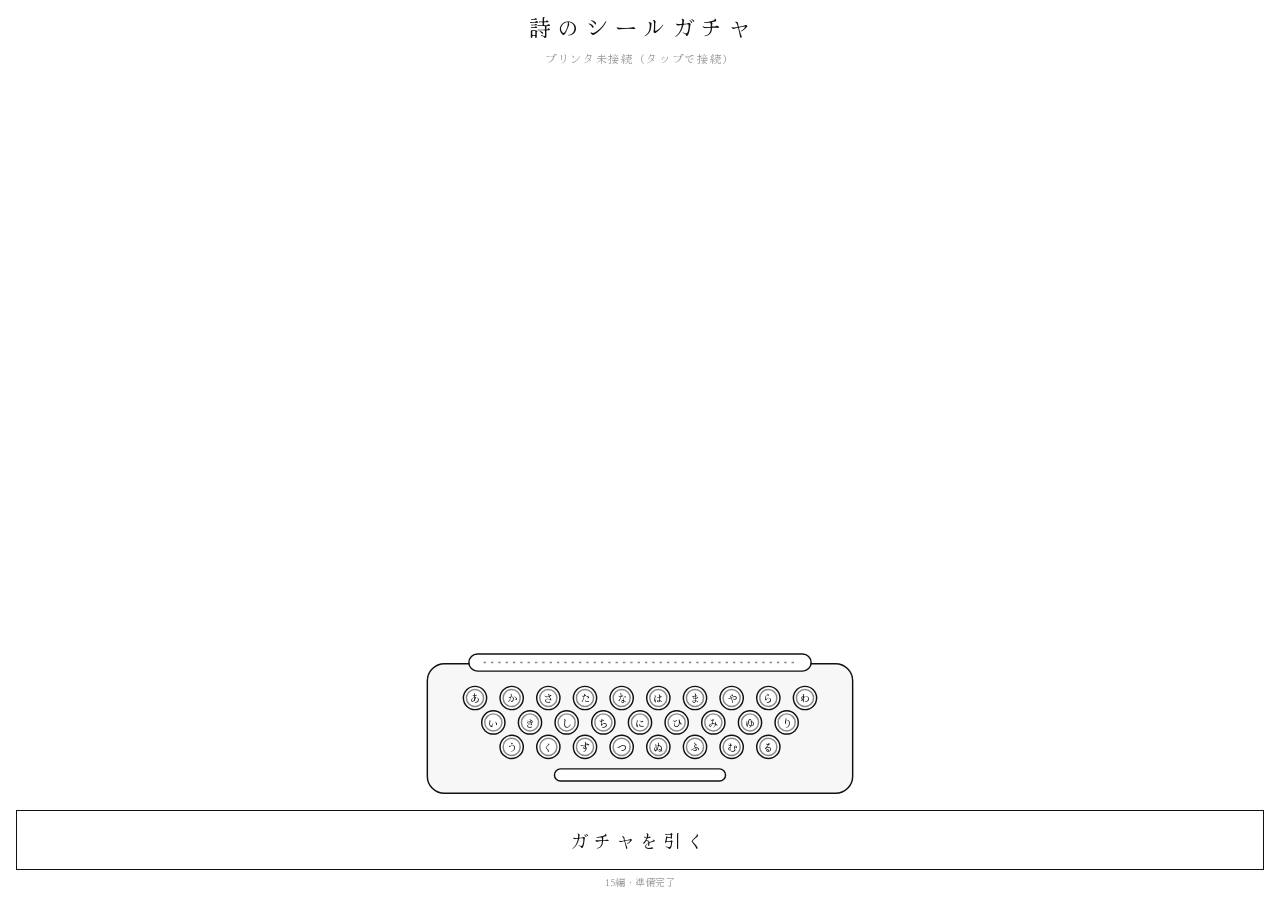
<file: shigacha/index.html>
<!DOCTYPE html><html lang="ja"><head><meta charset="utf-8">
<meta name="viewport" content="width=device-width,initial-scale=1,viewport-fit=cover">
<title>詩のシールガチャ</title>
<link href="https://fonts.googleapis.com/css2?family=Hina+Mincho&family=Yuji+Mai&family=Yuji+Syuku&family=Shippori+Mincho&family=Zen+Old+Mincho&family=Kaisei+Opti&display=swap" rel="stylesheet">
<style>
:root{--bg:#fff;--fg:#111;--sub:#999;--line:#e0e0e0;--panel:#f7f7f7;color-scheme:light}
@media(prefers-color-scheme:dark){:root{--bg:#141414;--fg:#ececec;--sub:#808080;--line:#2c2c2c;--panel:#1c1c1c;color-scheme:dark}}
*{box-sizing:border-box;margin:0;padding:0}
html,body{height:100%;overflow:hidden}
body{background:var(--bg);color:var(--fg);font-family:'Hina Mincho',serif;display:flex;flex-direction:column;
height:100dvh;padding:max(10px,env(safe-area-inset-top)) 16px max(12px,env(safe-area-inset-bottom))}
h1{text-align:center;font-weight:400;font-size:22px;letter-spacing:.3em;padding-left:.3em}
#st{display:block;margin:4px auto 0;font:inherit;font-size:11px;letter-spacing:.15em;color:var(--sub);background:none;border:0;padding:4px}
#stage{flex:1;position:relative;overflow:hidden;min-height:0}
#strip:empty{display:none}#strip{position:absolute;left:50%;bottom:0;transform:translate(-50%,100%);background:#fff;border:1px solid #ccc;padding:6px;display:flex;flex-direction:column;gap:9px;transition:transform .2s linear}
#strip.out{transition:transform .5s ease-in}
#strip canvas{display:block;border:1px solid #ddd;border-radius:4px;position:relative}
#strip i{display:block;height:0;border-top:1px dashed #bbb;margin:-5px -6px}
#tw{display:block;width:100%;max-width:440px;margin:-7px auto 0;position:relative;z-index:2;overflow:visible}
#tw .ln{fill:none;stroke:var(--fg);stroke-width:1.2}
#tw .pn{fill:var(--panel);stroke:var(--fg);stroke-width:1.2}
#tw .bg{fill:var(--bg);stroke:var(--fg);stroke-width:1.2}
#tw .tx{fill:var(--fg);font-family:'Hina Mincho',serif;text-anchor:middle;dominant-baseline:central}
#tw .key{transition:transform .06s}
#tw .key.hit{transform:translateY(2px)}#tw .key.hit circle.cap{fill:var(--fg)}#tw .key.hit text{fill:var(--bg)}
#go{margin-top:12px;width:100%;padding:16px;font:inherit;font-size:18px;letter-spacing:.3em;border:1px solid var(--fg);background:var(--bg);color:var(--fg)}
#go:active{background:var(--fg);color:var(--bg)}#go:disabled{opacity:.4}
#log{font-size:10px;color:var(--sub);text-align:center;height:14px;margin-top:4px;overflow:hidden}
</style></head><body>
<h1>詩のシールガチャ</h1>
<button id="st">プリンタ未接続（タップで接続）</button>
<div id="stage"><div id="strip"></div></div>
<svg id="tw" viewBox="0 0 360 118" aria-hidden="true">
<rect class="pn" x="6" y="8" width="348" height="106" rx="14"/>
<rect class="bg" x="40" y="0" width="280" height="14" rx="7"/>
<path class="ln" d="M52 7 H308" stroke-dasharray="2 4" opacity=".5"/>
<g id="keys"></g>
<rect class="bg" x="110" y="94" width="140" height="10" rx="5"/>
</svg>
<button id="go">ガチャを引く</button>
<div id="log"></div>
<script>
// ===== 設定 =====
const CREDIT='花野わかれ';
// 何連にするか（URL末尾に ?n=2 を付けてもその回数になる。画面には出ない）
const COUNT=Math.min(5,Math.max(1,+new URLSearchParams(location.search).get('n')||3));
// フォントと出やすさ（数字が大きいほど出やすい）
const FONTS={'Hina Mincho':5,'Yuji Mai':1,'Yuji Syuku':1,'Shippori Mincho':1,'Zen Old Mincho':1,'Kaisei Opti':1};
function pickFont(){const e=Object.entries(FONTS);let r=Math.random()*e.reduce((a,x)=>a+x[1],0);for(const[f,w]of e){if((r-=w)<0)return f}return e[0][0]}
const CHUNK=128, WAIT=0; // 印刷が乱れたらWAITを20に
let POEMS=[`最後まで大事にしてくれなんて仕方ないよね夢で見る夢`,`まばたきのたびに短くなる朝よ`,`春一番　鯨は空に　日は沖に`];
// ===============
const $=i=>document.getElementById(i),Z=ms=>new Promise(r=>setTimeout(r,ms)),L=t=>$('log').textContent=t;
const LW=320,LH=240,NG='、。，．・ー）」』！？…ぁぃぅぇぉっゃゅょゎァィゥェォッャュョヮ';
let C=null,done=null,dev=null;
if('serviceWorker' in navigator)navigator.serviceWorker.register('sw.js').catch(()=>{});
async function prep(){const all=[...new Set(POEMS.join('')+CREDIT+'詩のシールガチャ')].join('');
 await Promise.all(Object.keys(FONTS).filter(f=>FONTS[f]>0).map(f=>document.fonts.load('24px "'+f+'"',all).catch(()=>{})));
 L(POEMS.length+'編・準備完了'+(navigator.serviceWorker&&navigator.serviceWorker.controller?'（オフライン可）':''))}
fetch('poems.txt',{cache:'no-store'}).then(r=>r.ok?r.text():Promise.reject()).then(t=>{
 const a=t.split(/\n\s*\n/).map(s=>s.trim()).filter(Boolean);if(a.length)POEMS=a}).catch(()=>{}).then(()=>{L('読み込み中…');return prep()});
(()=>{const rows=['あかさたなはまやらわ','いきしちにひみゆり','うくすつぬふむる'],K=$('keys');let h='';
 rows.forEach((r,ri)=>{const n=r.length,x0=180-(n-1)*15;[...r].forEach((c,i)=>{const x=x0+i*30,y=36+ri*20;
  h+=`<g class="key"><circle class="bg cap" cx="${x}" cy="${y}" r="9.5"/><circle class="ln" cx="${x}" cy="${y}" r="7" opacity=".5"/><text class="tx" x="${x}" y="${y}" font-size="8.5">${c}</text></g>`})});
 K.innerHTML=h})();
// 改行：明示改行を優先、残りは均等割り＋禁則＋空白優先
const SEG=window.Intl&&Intl.Segmenter?new Intl.Segmenter('ja',{granularity:'word'}):null;
const HI=c=>/[ぁ-ん]/.test(c),KK=c=>/[一-龠々ァ-ヴー]/.test(c),SPC=c=>c=='　'||c==' ';
function split(s,k,fit,mp){if(k<=1)return[s];const n=s.length,sb=new Set();if(SEG)for(const x of SEG.segment(s))sb.add(x.index);
 const pen=b=>NG.includes(s[b])?1e9:SPC(s[b])||SPC(s[b-1])?0:(HI(s[b-1])&&KK(s[b]))?.5:sb.has(b)?2:6,av=n/k;
 const ln=(a,b)=>{const t=s.slice(a,b).trim();return t&&fit(t)?((b-a)-av)**2*.15:1e9};
 let D=new Map([[0,{c:0,r:[0]}]]);
 for(let j=1;j<k;j++){const N=new Map();
  for(const[a,v]of D)for(let b=a+1;b<n;b++){const q=pen(b);if(q>mp)continue;const c=v.c+q+ln(a,b);if(c<1e8&&(!N.has(b)||c<N.get(b).c))N.set(b,{c,r:[...v.r,b]})}
  D=N}
 let best=null;for(const[a,v]of D){const c=v.c+ln(a,n);if(c<1e8&&(!best||c<best.c))best={c,r:[...v.r,n]}}
 if(!best)return null;const o=[];for(let i=1;i<best.r.length;i++)o.push(s.slice(best.r[i-1],best.r[i]).trim());return o}
function layout(g,t,ff){const parts=t.split('\n'),M=LW-36;
 for(const mp of[-1,.5,2,6])for(let S=30;S>=(mp<0?24:mp<6?14:11);S--){g.font=S+'px '+ff;const lh=S*1.55,fit=x=>g.measureText(x).width<=M;
  const ls=[];for(const p of parts){let r=fit(p)?[p]:null;const sp=p.split(/[　 ]+/);
   if(!r&&sp.length>1&&sp.every(fit))r=sp;
   for(let k=Math.max(2,Math.ceil(g.measureText(p).width/M));mp>=0&&k<=6&&!r;k++)r=split(p,k,fit,mp);
   if(!r){ls.length=99;break}ls.push(...r)}
  if(ls.length*lh<=LH-48)return{S,lh,ls}}
 g.font='11px '+ff;return{S:11,lh:17,ls:parts}}
function draw(cv,lo,ff,n){const g=cv.getContext('2d');g.fillStyle='#fff';g.fillRect(0,0,LW,LH);g.fillStyle='#000';
 g.textAlign='center';g.textBaseline='middle';g.font=lo.S+'px '+ff;const top=(LH-12-lo.ls.length*lo.lh)/2;let c=n;
 lo.ls.forEach((l,i)=>{if(c<=0)return;g.fillText(l.slice(0,c),LW/2-(c<l.length?(g.measureText(l).width-g.measureText(l.slice(0,c)).width)/2:0),top+lo.lh*(i+.5));c-=l.length});
 if(n>=lo.ls.join('').length){g.font='14px "Hina Mincho",serif';g.textAlign='right';g.fillText(CREDIT,LW-10,LH-12)}}
// ===== プリンタ =====
async function w(b){b=b instanceof Uint8Array?b:new Uint8Array(b);if(C.writeValueWithResponse)await C.writeValueWithResponse(b);else await C.writeValue(b)}
async function printLabel(cv){const W=384,H=LH,c=document.createElement('canvas');c.width=W;c.height=H;
 const g=c.getContext('2d');g.fillStyle='#fff';g.fillRect(0,0,W,H);g.drawImage(cv,32,0);
 const d=g.getImageData(0,0,W,H).data,r=new Uint8Array(48*H);
 for(let y=0;y<H;y++)for(let x=0;x<W;x++){const i=(y*W+x)*4;if(d[i]*.299+d[i+1]*.587+d[i+2]*.114<128)r[y*48+(x>>3)]|=0x80>>(x&7)}
 await w([27,78,13,5]);await w([27,78,4,15]);await w([31,17,10]);await w([29,118,48,0,48,0,H&255,H>>8]);
 for(let k=0;k<r.length;k+=CHUNK){await w(r.subarray(k,k+CHUNK));if(WAIT)await Z(WAIT)}
 const fin=new Promise(res=>{done=res;setTimeout(res,15000)});await w([31,240,5,0,31,240,3,0]);await fin;done=null}
$('st').onclick=async()=>{if(!navigator.bluetooth){L('iPhoneはBluefy、AndroidはChromeで開いてください');return}
 try{const U='0000ff00-0000-1000-8000-00805f9b34fb';dev=await navigator.bluetooth.requestDevice({acceptAllDevices:true,optionalServices:[U]});
 const s=await(await dev.gatt.connect()).getPrimaryService(U);
 C=await s.getCharacteristic('0000ff02-0000-1000-8000-00805f9b34fb');
 const n=await s.getCharacteristic('0000ff03-0000-1000-8000-00805f9b34fb');
 n.addEventListener('characteristicvaluechanged',e=>{const a=new Uint8Array(e.target.value.buffer);if(a[0]==26&&a[1]==15&&a[2]==12&&done)done()});
 await n.startNotifications();$('st').textContent='接続中：'+(dev.name||'');
 dev.addEventListener('gattserverdisconnected',()=>{C=null;$('st').textContent='切断されました（タップで再接続）'})}
 catch(e){L('接続エラー：'+e.message)}};
// ===== ガチャ =====
const strip=$('strip');let sw=0;
function size(){const st=$('stage'),h=Math.min((st.clientHeight-12-9*(COUNT-1))/COUNT,(st.clientWidth-14)*.75);sw=Math.floor(Math.min(h*4/3,$('tw').getBoundingClientRect().width*280/360-24))}
size();addEventListener('resize',size);
$('go').onclick=async()=>{const b=$('go');b.disabled=true;
 if(strip.children.length){strip.classList.add('out');strip.style.transform=`translate(-50%,${-$('stage').clientHeight-strip.offsetHeight}px)`;await Z(520);strip.classList.remove('out')}
 const idx=[];while(idx.length<COUNT){const i=Math.floor(Math.random()*POEMS.length);if(!idx.includes(i)||POEMS.length<COUNT)idx.push(i)}
 const sel=idx.map((_,j)=>({t:POEMS[idx[j]],ff:'"'+pickFont()+'",serif'}));
 await Promise.all(sel.map(x=>document.fonts.load('24px '+x.ff,x.t).catch(()=>{})));
 strip.style.visibility='hidden';strip.innerHTML='';const items=[];
 sel.forEach(({t,ff},j)=>{const cv=document.createElement('canvas');cv.width=LW;cv.height=LH;cv.style.width=sw+'px';
  const lo=layout(cv.getContext('2d'),t,ff);draw(cv,lo,ff,0);items.push({cv,lo,ff});
  if(j)strip.appendChild(document.createElement('i'));strip.appendChild(cv)});
 const SH=strip.offsetHeight;strip.style.transition='none';strip.style.transform=`translate(-50%,${SH}px)`;void strip.offsetHeight;strip.style.transition='';strip.style.visibility='';
 const total=items.reduce((a,x)=>a+x.lo.ls.join('').length,0),keys=[...document.querySelectorAll('#keys .key')];
 let typed=0;const t0=Date.now();
 const pr=C?(async()=>{for(const x of items){const pc=document.createElement('canvas');pc.width=LW;pc.height=LH;draw(pc,x.lo,x.ff,1e9);await printLabel(pc)}})().catch(e=>L('印刷エラー：'+e.message)):Promise.resolve(L('未接続のため印刷なし'));
 for(const x of items){const n=x.lo.ls.join('').length;
  for(let c=1;c<=n;c++){draw(x.cv,x.lo,x.ff,c);typed++;const k=keys[Math.floor(Math.random()*keys.length)];k.classList.add('hit');setTimeout(()=>k.classList.remove('hit'),80);
   strip.style.transform=`translate(-50%,${SH*(1-typed/total)}px)`;await Z(45)}}
 await pr;if(C)L('印刷完了 '+((Date.now()-t0)/1000).toFixed(1)+'秒');b.disabled=false};
</script></body></html>
</file>
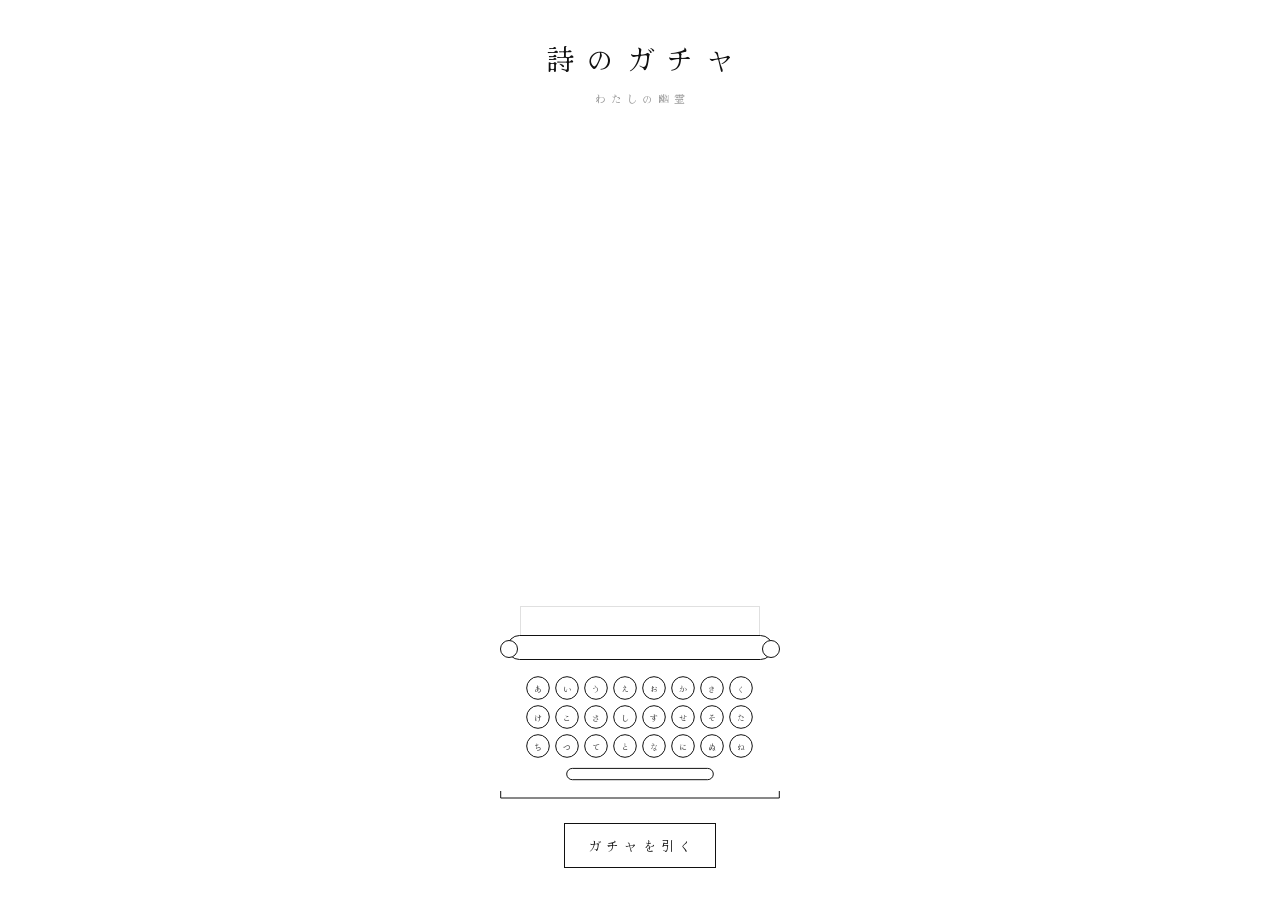
<file: contents/gacha/index.html>
<!doctype html>
<html lang="ja">
<head>
<meta charset="utf-8">
<meta name="viewport" content="width=device-width,initial-scale=1,viewport-fit=cover">
<meta name="color-scheme" content="light dark">
<title>詩のガチャ｜わたしの幽霊</title>
<link rel="preconnect" href="https://fonts.googleapis.com">
<link rel="preconnect" href="https://fonts.gstatic.com" crossorigin>
<link href="https://fonts.googleapis.com/css2?family=Hina+Mincho&display=swap" rel="stylesheet">
<style>
:root{--bg:#fff;--ink:#111;--g1:#555;--g2:#999;--g3:#bbb;--rule:#e0e0e0}
@media (prefers-color-scheme:dark){:root{--bg:#111;--ink:#fff;--g1:#aaa;--g2:#666;--g3:#444;--rule:#2a2a2a}}
*{box-sizing:border-box}
html,body{margin:0;height:100%;background:var(--bg);color:var(--ink);overflow:hidden;overscroll-behavior:none}
body{font-family:"Hina Mincho",serif;-webkit-text-size-adjust:100%;-webkit-tap-highlight-color:transparent}
.app{height:100vh;height:100dvh;display:flex;flex-direction:column;align-items:center;
  padding:calc(env(safe-area-inset-top) + 40px) 20px calc(env(safe-area-inset-bottom) + 32px)}
header{flex:none;text-align:center}
h1{margin:0;font-weight:400;font-size:28px;line-height:1.3;letter-spacing:.42em;padding-left:.42em}
.circle{margin-top:14px;font-size:11px;color:var(--g2);letter-spacing:.45em;padding-left:.45em}
.machine{flex:1;min-height:0;width:100%;max-width:282px;display:flex;flex-direction:column;margin-top:24px}
.feed{flex:1;min-height:0;position:relative;overflow:hidden;margin:0 21px -12px;touch-action:none}
.sheet{position:absolute;left:0;right:0;top:0;background:var(--bg);border:1px solid var(--rule);
  padding:24px 16px 32px;transition:transform .3s ease;will-change:transform}
.sheet.out{transition:transform .5s ease-in}
.sheet.done{transition:transform .7s cubic-bezier(.2,.7,.2,1)}
.poem{font-size:14px;line-height:2;letter-spacing:.12em}
.line{min-height:2em;word-break:keep-all;overflow-wrap:anywhere;line-break:strict}
.c{visibility:hidden}.c.on{visibility:visible}
.credit{margin-top:1.6em;text-align:right;font-size:11px;line-height:2;color:var(--g1);letter-spacing:.3em}
/* プラテン：カプセル＋両端の丸 */
.platen{position:relative;z-index:1;flex:none;height:25px;margin:0 8px;border:1px solid var(--ink);border-radius:12.5px;background:var(--bg)}
.platen::before,.platen::after{content:"";position:absolute;top:50%;width:16px;height:16px;margin-top:-8px;
  border:1px solid var(--ink);border-radius:50%;background:var(--bg)}
.platen::before{left:-8px}.platen::after{right:-8px}
.body{flex:none}
.body svg{display:block;width:100%;height:auto;overflow:visible}
.key{fill:var(--bg);stroke:var(--ink);stroke-width:1}
.kana{fill:var(--g1);font-family:"Hina Mincho",serif;font-size:8px;text-anchor:middle;dominant-baseline:central}
.ink-line{fill:none;stroke:var(--ink);stroke-width:1}
/* 打鍵中のキー：白黒反転して少し沈む */
.k{transition:transform .06s}
.k.down{transform:translateY(1px)}
.k.down .key{fill:var(--ink)}
.k.down .kana{fill:var(--bg)}
#bar.down{fill:var(--ink)}
.pull{flex:none;margin-top:23px;min-width:125px;height:45px;padding:0 18px 0 calc(18px + .4em);
  border:1px solid var(--ink);border-radius:0;background:var(--bg);color:var(--ink);
  font:inherit;font-size:13px;letter-spacing:.4em;cursor:pointer;transition:transform .08s,opacity .2s}
.pull:active{transform:translateY(2px)}
.pull:disabled{opacity:.35;cursor:default}
.pull:focus-visible{outline:1px solid var(--ink);outline-offset:3px}
@media (prefers-reduced-motion:reduce){.sheet,.sheet.out{transition:none}}
</style>
</head>
<body>
<div class="app">
  <header>
    <h1>詩のガチャ</h1>
    <div class="circle">わたしの幽霊</div>
  </header>
  <div class="machine">
    <div class="feed" id="feed" aria-live="polite"></div>
    <div class="platen" aria-hidden="true"></div>
    <div class="body">
      <svg viewBox="0 0 282 140" aria-hidden="true">
        <g id="keys"></g>
        <rect id="bar" class="ink-line" x="67.7" y="108.4" width="146.6" height="11.3" rx="5.65"/>
        <path class="ink-line" d="M1.7 131 V138 H280.3 V131"/>
      </svg>
    </div>
  </div>
  <button class="pull" id="draw" type="button" disabled>ガチャを引く</button>
</div>
<script>
const POEMS_URL = 'poems.txt'; // 同じフォルダの詩ファイル（空行区切り）
const CREDIT = '花野わかれ';

// キー（線画・かな）
const KANA = 'あいうえおかきくけこさしすせそたちつてとなにぬね';
const keyEls = [];
(() => {
  const g = document.getElementById('keys'), ns = 'http://www.w3.org/2000/svg';
  for (let r = 0; r < 3; r++) for (let i = 0; i < 8; i++) {
    const cx = 39 + i * 29, cy = 28 + r * 29;
    const k = document.createElementNS(ns, 'g'); k.setAttribute('class', 'k');
    const c = document.createElementNS(ns, 'circle');
    c.setAttribute('class', 'key'); c.setAttribute('cx', cx); c.setAttribute('cy', cy); c.setAttribute('r', 11.3);
    const t = document.createElementNS(ns, 'text');
    t.setAttribute('class', 'kana'); t.setAttribute('x', cx); t.setAttribute('y', cy);
    t.textContent = KANA[r * 8 + i];
    k.append(c, t); g.appendChild(k); keyEls.push(k);
  }
})();
const barEl = document.getElementById('bar');
const SMALL = { 'ぁ':'あ','ぃ':'い','ぅ':'う','ぇ':'え','ぉ':'お','っ':'つ','ゃ':'や','ゅ':'ゆ','ょ':'よ','ゎ':'わ','ゕ':'か','ゖ':'け' };
// 打つ文字に対応するキー：かなは同じ音のキー（カタカナ・濁点・小書きもまとめる）、それ以外は文字ごとに決まったキー、空白はスペースバー
function keyFor(ch) {
  if (/\s/.test(ch)) return barEl;
  let h = ch.normalize('NFD').replace(/[\u3099\u309A]/g, '');
  const cp = h.codePointAt(0);
  if (cp >= 0x30A1 && cp <= 0x30F6) h = String.fromCodePoint(cp - 0x60);
  h = SMALL[h] || h;
  const i = KANA.indexOf(h);
  return keyEls[i >= 0 ? i : ch.codePointAt(0) % keyEls.length];
}
function press(ch) {
  const el = keyFor(ch);
  el.classList.add('down');
  setTimeout(() => el.classList.remove('down'), 110);
}

const GAP = 10;
const IDLE = 42; // 待機中に見える紙の高さ（プラテンに隠れる分を含む）
const reduce = matchMedia('(prefers-reduced-motion: reduce)').matches;
const feed = document.getElementById('feed');
const btn = document.getElementById('draw');
const sleep = ms => new Promise(r => setTimeout(r, ms));
let poems = [], deck = [], last = -1;
let sheet = null, y = 0, minY = 0, maxY = 0, lastStep = null, typing = false, skipReq = false;

function parse(t) {
  return t.replace(/^\uFEFF/, '').replace(/\r\n?/g, '\n')
    .split(/\n[ \t\u3000]*\n/)
    .map(b => b.replace(/^(?:[ \t\u3000]*\n)+/, '').replace(/\s+$/, ''))
    .filter(b => b.trim());
}

function draw() {
  if (!deck.length) {
    deck = poems.map((_, i) => i);
    for (let i = deck.length - 1; i > 0; i--) { const j = Math.floor(Math.random() * (i + 1)); [deck[i], deck[j]] = [deck[j], deck[i]]; }
    const e = deck.length - 1;
    if (e > 0 && deck[e] === last) [deck[0], deck[e]] = [deck[e], deck[0]];
  }
  last = deck.pop();
  return poems[last];
}

// 折り返し位置：語の切れ目（簡易な文節まとめ）
const SEG = Intl.Segmenter ? new Intl.Segmenter('ja', { granularity: 'word' }) : null;
const HEAD = /[\p{Script=Han}\p{Script=Katakana}A-Za-z0-9０-９Ａ-Ｚａ-ｚ々〆ヶ]/u;
const HIRA = /^[\p{Script=Hiragana}ー]+$/u;
const OPEN = /[「『（(〈《【［\[]/;
const NO_BEFORE = /^[、。，．・：；？！!?」』）)〉》】］\]ーぁぃぅぇぉっゃゅょゎァィゥェォッャュョヮヵヶ…‥〜～]/u;
function chunks(line) {
  if (!SEG) return [line];
  const out = []; let cur = '';
  for (const { segment: s } of SEG.segment(line)) {
    if (!cur) { cur = s; continue; }
    const p = cur.slice(-1);
    let brk = false;
    if (/\s/.test(s[0]) || NO_BEFORE.test(s) || OPEN.test(p)) brk = false;
    else if (/\s/.test(p)) brk = true;
    else if (OPEN.test(s[0])) brk = true;
    else if (HEAD.test(s[0]) && !HEAD.test(p)) brk = true;
    else if (HIRA.test(s) && s.length >= 3 && /\p{Script=Hiragana}/u.test(p)) brk = true;
    if (brk) { out.push(cur); cur = s; } else cur += s;
  }
  if (cur) out.push(cur);
  return out;
}

function addChars(parent, text, steps) {
  for (const c of text) {
    const sp = document.createElement('span');
    sp.className = 'c'; sp.textContent = c;
    parent.appendChild(sp); steps.push({ el: sp, pause: 0 });
  }
}

function build(text) {
  const s = document.createElement('div'); s.className = 'sheet';
  const p = document.createElement('div'); p.className = 'poem'; s.appendChild(p);
  const steps = [];
  for (const line of text.split('\n')) {
    const ld = document.createElement('div'); ld.className = 'line'; p.appendChild(ld);
    if (!line.trim()) { steps.push({ line: ld, pause: 420 }); continue; }
    chunks(line).forEach((ch, k) => {
      if (k) ld.appendChild(document.createElement('wbr'));
      addChars(ld, ch, steps);
    });
    steps[steps.length - 1].pause = 300;
  }
  steps[steps.length - 1].pause = 700;
  const cr = document.createElement('div'); cr.className = 'credit'; s.appendChild(cr);
  addChars(cr, CREDIT, steps);
  return { s, steps };
}

function bottomOf(st) {
  if (st.line) return st.line.offsetTop + st.line.offsetHeight;
  const el = st.el, lh = parseFloat(getComputedStyle(el.parentNode).lineHeight) || el.offsetHeight;
  return el.offsetTop + (el.offsetHeight + lh) / 2;
}

function setY(v, anim = true) {
  y = v;
  sheet.style.transition = (anim && !reduce) ? '' : 'none';
  sheet.style.transform = `translateY(${v}px)`;
}
function feedTo(b, anim = true) { setY(feed.clientHeight - b - GAP, anim); }
function clampY(v) { return Math.min(Math.max(v, minY), maxY); }

// 打ち終わった紙をプラテンから外し、余白の中央に置く（長い詩は上端から表示し、指で上下に送れる）
function release(anim = true) {
  const avail = feed.clientHeight - 12, h = sheet.offsetHeight, M = 16;
  sheet.classList.add('done');
  if (h + M * 2 <= avail) minY = maxY = (avail - h) / 2;
  else { maxY = M; minY = avail - h - M; }
  setY(maxY, anim);
}

function eject() {
  if (!sheet) return;
  const old = sheet;
  old.classList.add('out'); old.style.transition = '';
  old.style.transform = `translateY(${-(old.offsetHeight + 40)}px)`;
  setTimeout(() => old.remove(), reduce ? 0 : 520);
}

async function play() {
  if (typing || !poems.length) return;
  typing = true; skipReq = false; btn.disabled = true;
  const first = !lastStep; // 待機中の紙にそのまま打つ（排出しない）
  if (first) sheet.remove(); else { eject(); await sleep(reduce ? 0 : 380); }
  const { s, steps } = build(draw());
  feed.appendChild(s); sheet = s;
  if (first) {
    setY(feed.clientHeight - IDLE, false); void s.offsetHeight;
    await sleep(reduce ? 0 : 150);
  } else {
    setY(feed.clientHeight, false); void s.offsetHeight;
    setY(feed.clientHeight - IDLE);
    await sleep(reduce ? 0 : 450);
  }
  let curB = -1;
  for (const st of steps) {
    if (skipReq || reduce) break;
    if (st.el) { st.el.classList.add('on'); press(st.el.textContent); }
    const b = bottomOf(st);
    if (b !== curB) { curB = b; feedTo(b); }
    if (st.el) await sleep(55 + Math.random() * 45);
    if (st.pause) await sleep(st.pause);
  }
  steps.forEach(st => st.el && st.el.classList.add('on'));
  lastStep = steps[steps.length - 1];
  feedTo(bottomOf(lastStep));
  await sleep(reduce ? 0 : 500);
  release();
  typing = false; btn.disabled = false;
}

// 待機中：白紙が少しだけ出ている状態
function showBlank() {
  const s = document.createElement('div'); s.className = 'sheet';
  s.style.height = '200px';
  feed.appendChild(s); sheet = s;
  setY(feed.clientHeight - IDLE, false);
  minY = maxY = y;
}

// 打鍵中のタップで最後まで表示／打ち終わったら紙を上下にずらして読める
let drag = null;
feed.addEventListener('pointerdown', e => { drag = { y0: e.clientY, start: y, moved: false }; feed.setPointerCapture(e.pointerId); });
feed.addEventListener('pointermove', e => {
  if (!drag || typing || !sheet || !lastStep) return;
  const dy = e.clientY - drag.y0;
  if (Math.abs(dy) > 4) drag.moved = true;
  if (drag.moved) setY(clampY(drag.start + dy), false);
});
feed.addEventListener('pointerup', () => { if (drag && !drag.moved && typing) skipReq = true; drag = null; });
feed.addEventListener('pointercancel', () => { drag = null; });
feed.addEventListener('wheel', e => { if (typing || !sheet || !lastStep) return; e.preventDefault(); setY(clampY(y - e.deltaY), false); }, { passive: false });
addEventListener('resize', () => {
  if (!sheet || typing) return;
  if (lastStep) release(false);
  else { minY = maxY = feed.clientHeight - IDLE; setY(minY, false); }
});
btn.addEventListener('click', play);

(async () => {
  let txt = null;
  {
    try {
      const r = await fetch(POEMS_URL, { cache: 'no-cache' });
      const ct = r.headers.get('content-type') || '';
      if (r.ok && !ct.includes('html')) txt = await r.text();
    } catch (e) {}
  }
  poems = txt ? parse(txt) : [];
  showBlank();
  if (!poems.length) { btn.textContent = '詩を読み込めませんでした'; return; }
  try { await Promise.race([document.fonts.load('14px "Hina Mincho"'), sleep(2500)]); } catch (e) {}
  btn.disabled = false;
})();
</script>
</body>
</html>
</file>
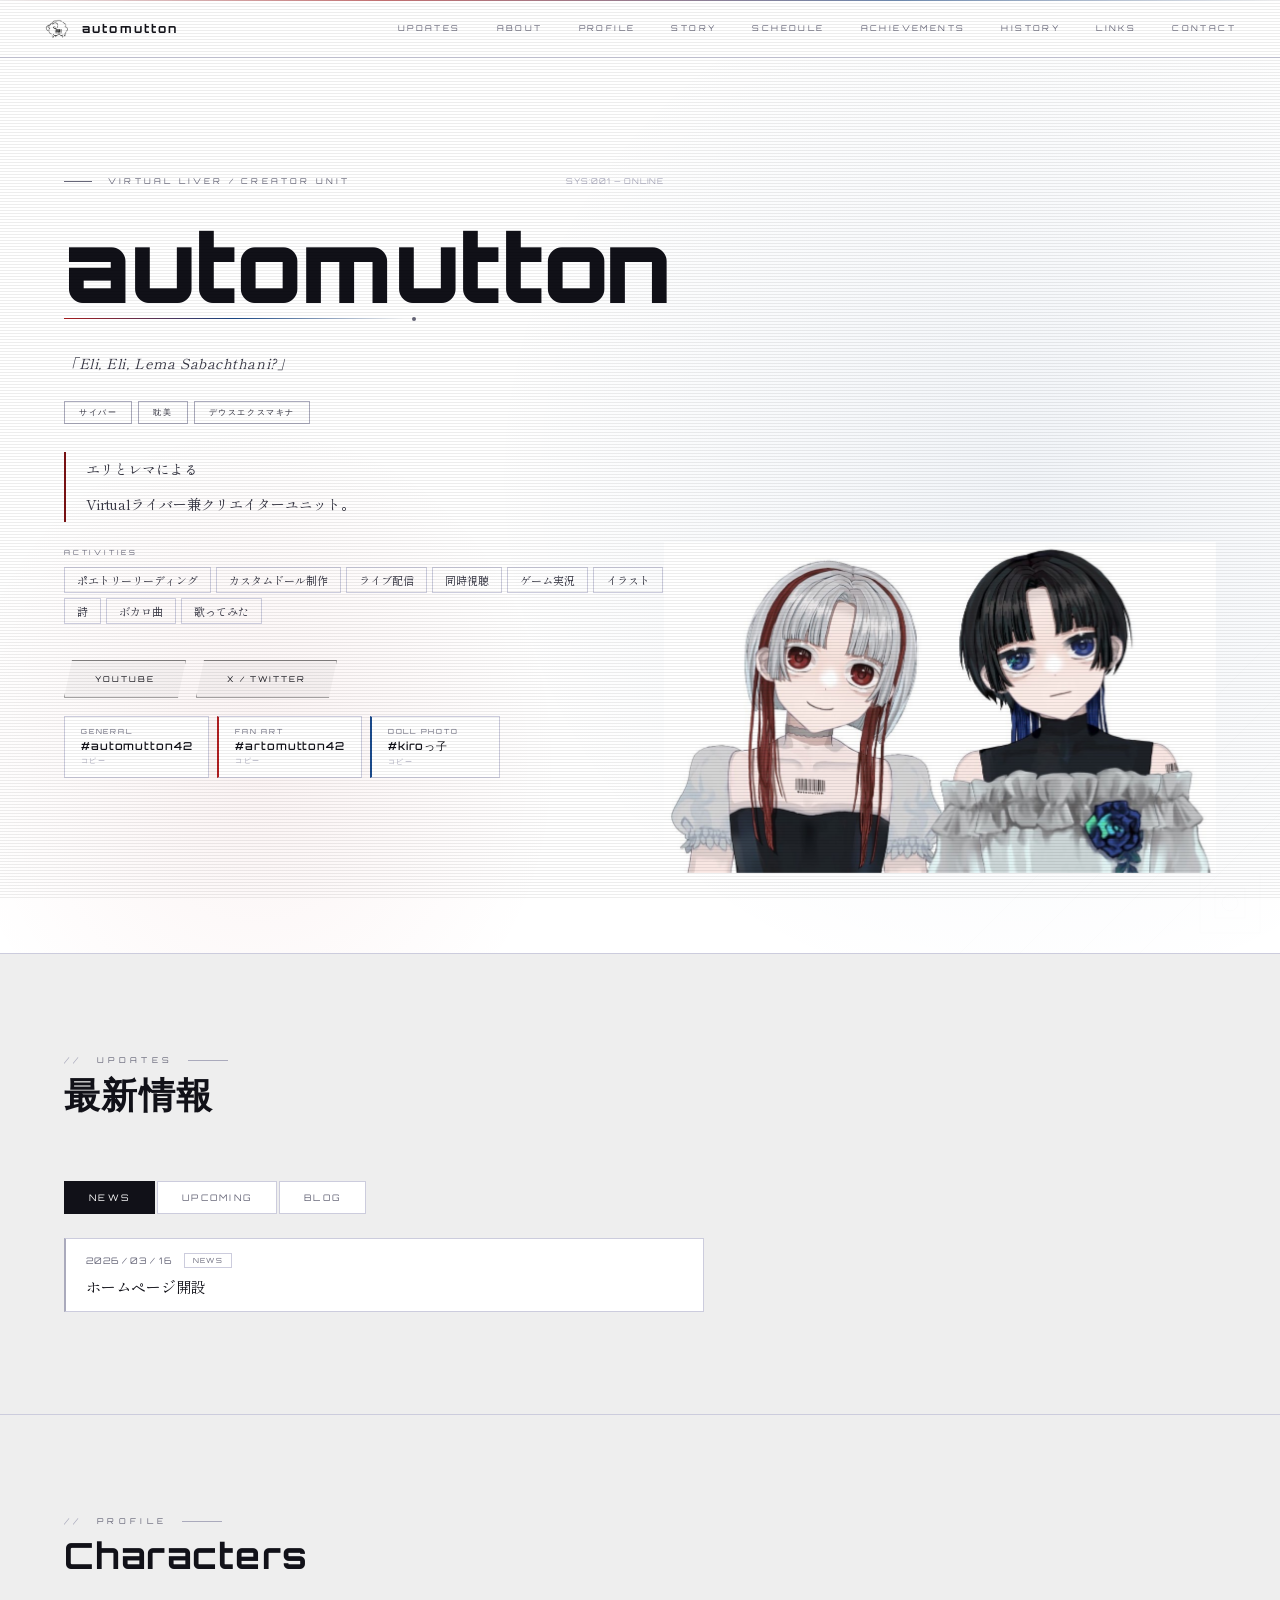
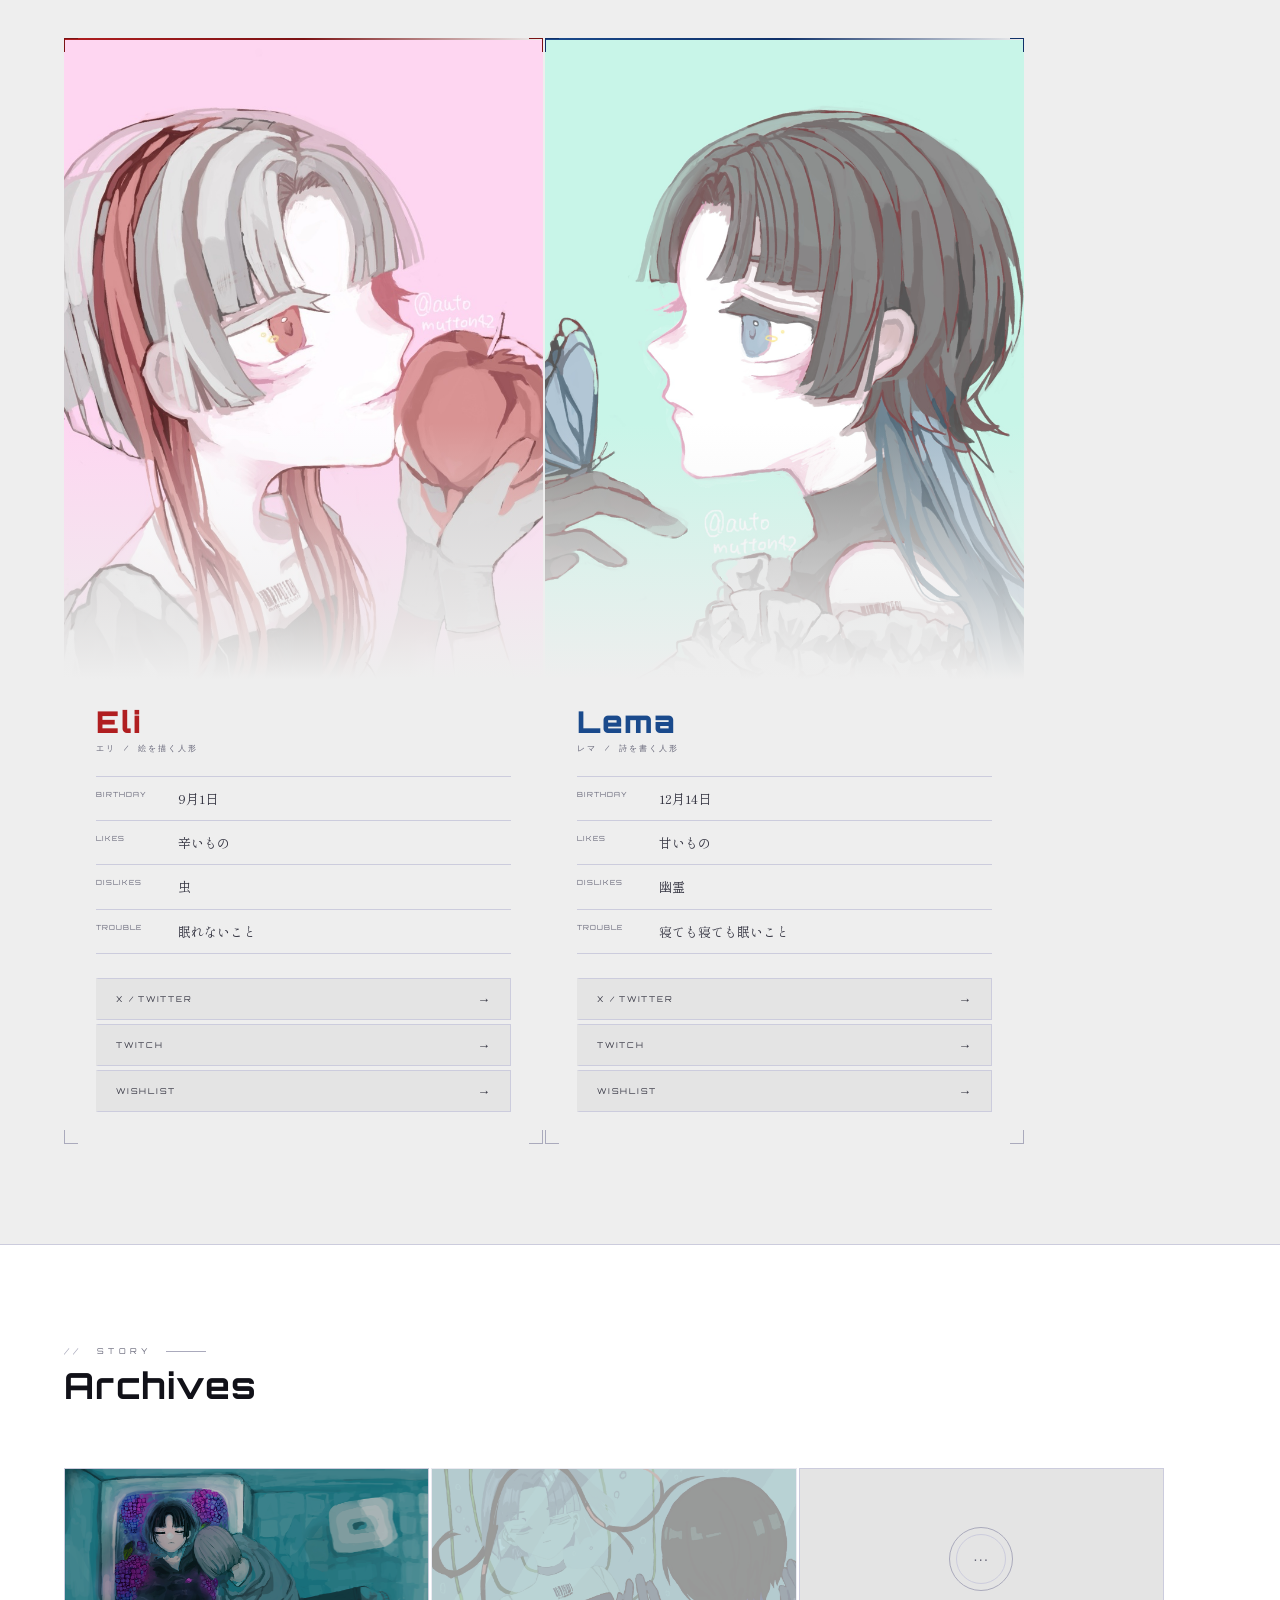
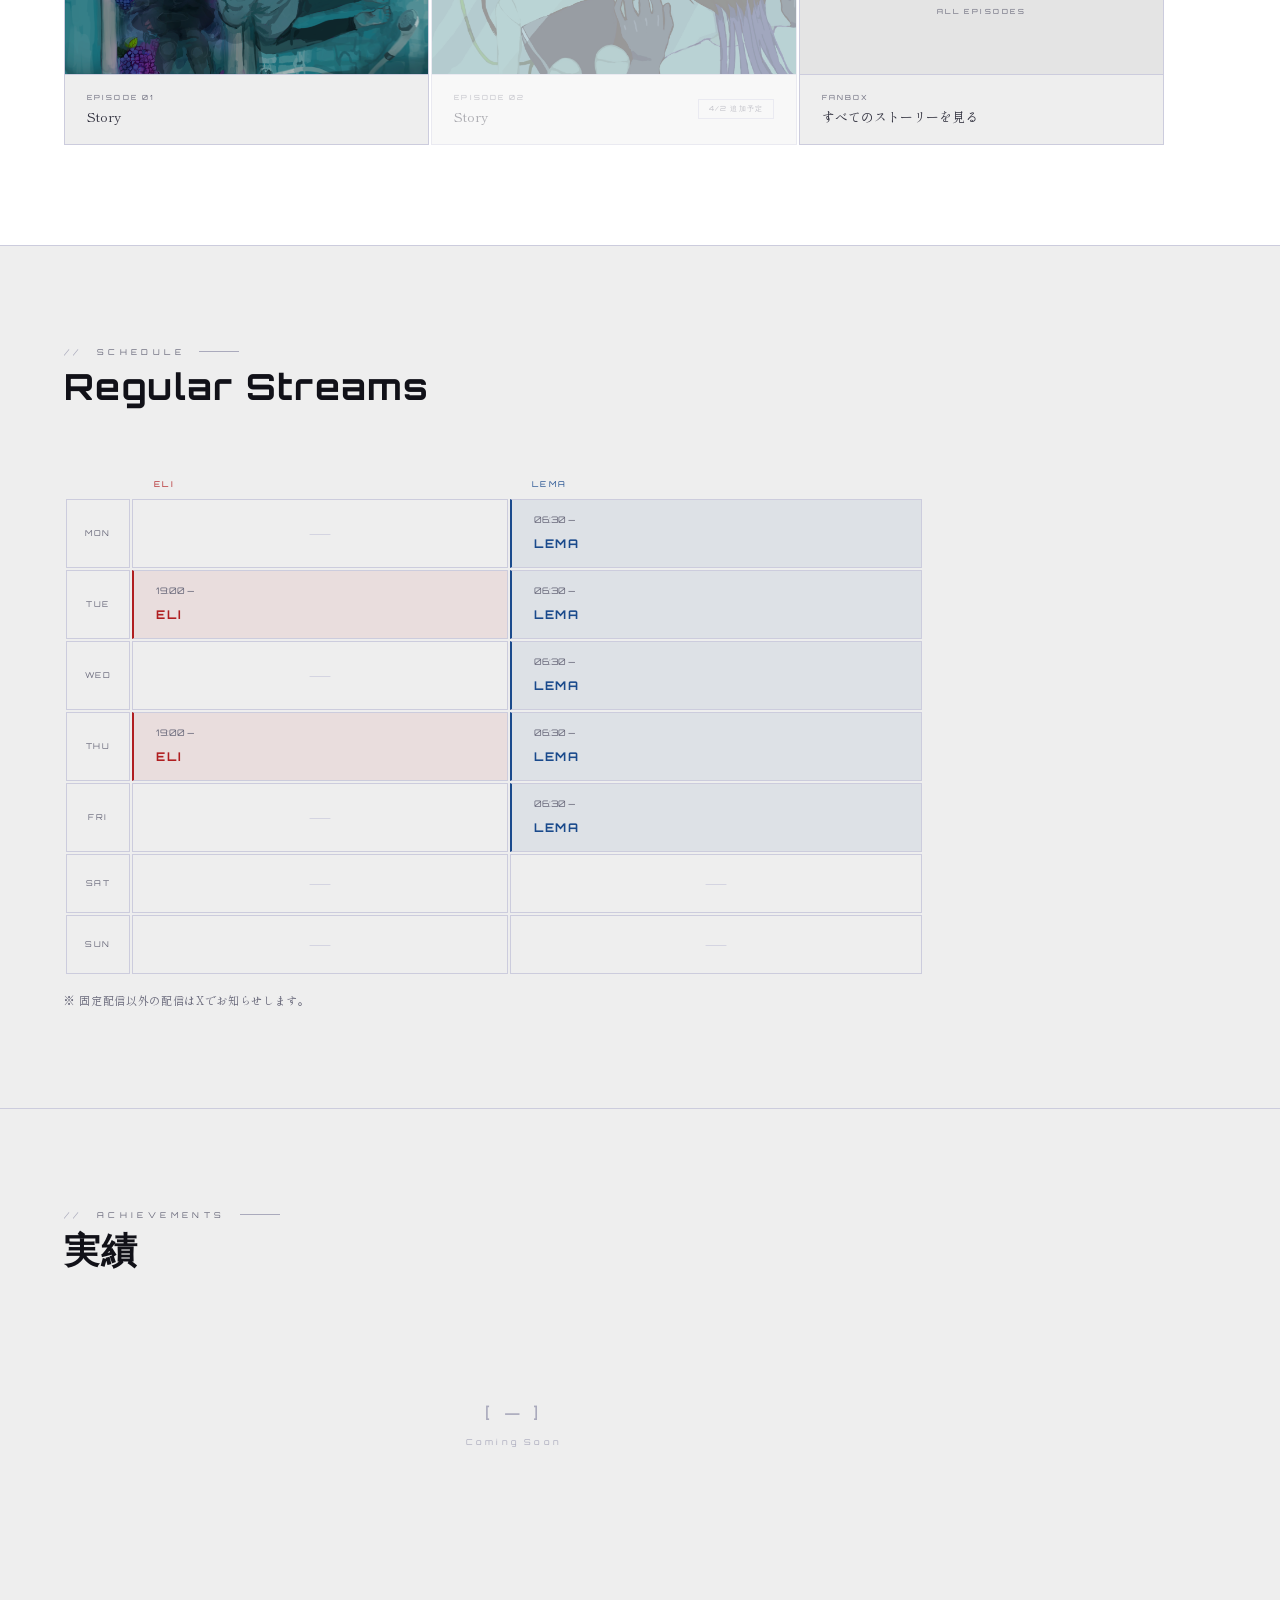
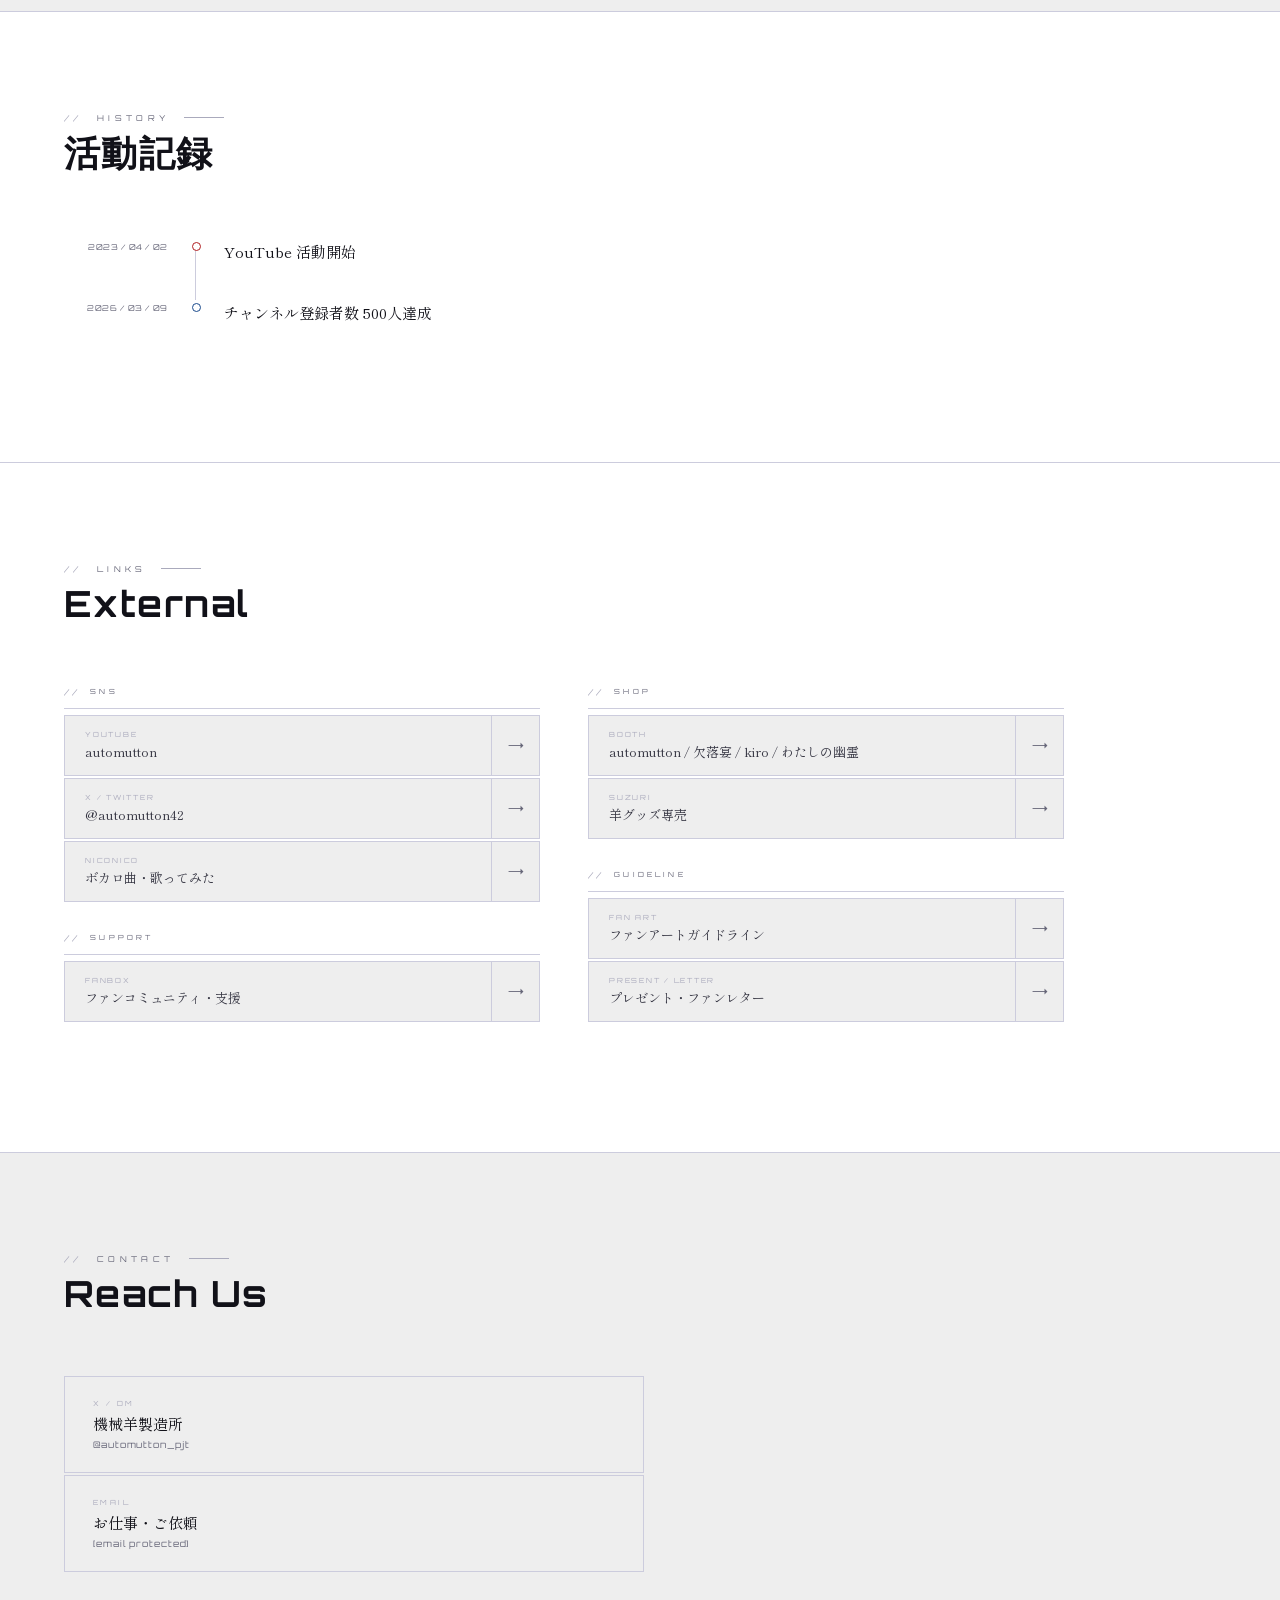
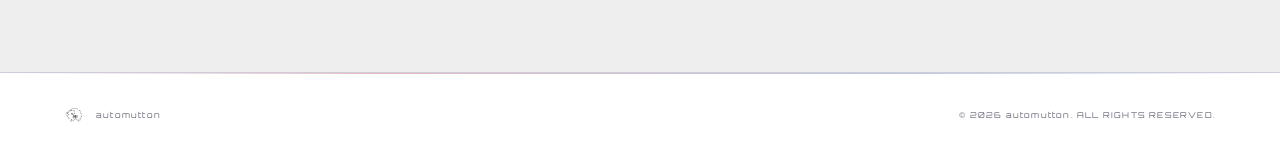
<file: index_final.html>
<!DOCTYPE html>
<html lang="ja">
<head>
<meta charset="UTF-8">
<meta name="viewport" content="width=device-width, initial-scale=1.0">
<title>automutton</title>
<link rel="icon" type="image/png" href="assets/images/favicon.png">
<link href="https://fonts.googleapis.com/css2?family=Orbitron:wght@400;500;700;900&family=Shippori+Mincho:wght@400;500&display=swap" rel="stylesheet">
<link rel="stylesheet" href="css/style.css">
</head>
<body>
<div class="grid-bg"></div>

<!-- NAV -->
<nav>
  <a class="nav-logo" href="#">
    <img src="assets/images/favicon.png" alt="automutton" style="filter:none;">
    <span class="nav-logo-name">automutton</span>
  </a>
  <div class="nav-links">
    <a href="#updates">UPDATES</a>
    <a href="#about">ABOUT</a>
    <a href="#profile">PROFILE</a>
    <a href="#story">STORY</a>
    <a href="#schedule">SCHEDULE</a>
    <a href="#achievements">ACHIEVEMENTS</a>
    <a href="#history">HISTORY</a>
    <a href="#links">LINKS</a>
    <a href="#contact">CONTACT</a>
  </div>
  <button class="nav-burger" onclick="document.getElementById('drawer').classList.toggle('open')" aria-label="menu">
    <span></span><span></span><span></span>
  </button>
</nav>

<div class="nav-drawer" id="drawer">
  <button class="nav-drawer-close" onclick="document.getElementById('drawer').classList.remove('open')">✕</button>
  <a href="#updates"       onclick="document.getElementById('drawer').classList.remove('open')">UPDATES</a>
  <a href="#about"         onclick="document.getElementById('drawer').classList.remove('open')">ABOUT</a>
  <a href="#profile"       onclick="document.getElementById('drawer').classList.remove('open')">PROFILE</a>
  <a href="#story"         onclick="document.getElementById('drawer').classList.remove('open')">STORY</a>
  <a href="#schedule"      onclick="document.getElementById('drawer').classList.remove('open')">SCHEDULE</a>
  <a href="#achievements"  onclick="document.getElementById('drawer').classList.remove('open')">ACHIEVEMENTS</a>
  <a href="#history"       onclick="document.getElementById('drawer').classList.remove('open')">HISTORY</a>
  <a href="#links"         onclick="document.getElementById('drawer').classList.remove('open')">LINKS</a>
  <a href="#contact"       onclick="document.getElementById('drawer').classList.remove('open')">CONTACT</a>
</div>

<!-- HERO -->
<section class="hero" id="about">
  <div class="hero-bg-grad"></div>
  <!-- 右下装飾SVG -->
  <div class="hero-deco-lines">
    <svg viewBox="0 0 320 320" fill="none" xmlns="http://www.w3.org/2000/svg">
      <line x1="320" y1="0" x2="0" y2="320" stroke="black" stroke-width="0.5" opacity="0.12"/>
      <line x1="320" y1="60" x2="60" y2="320" stroke="black" stroke-width="0.5" opacity="0.12"/>
      <line x1="320" y1="120" x2="120" y2="320" stroke="black" stroke-width="0.5" opacity="0.12"/>
      <line x1="320" y1="180" x2="180" y2="320" stroke="black" stroke-width="0.5" opacity="0.12"/>
      <rect x="240" y="240" width="60" height="60" stroke="black" stroke-width="0.5" opacity="0.12"/>
      <rect x="255" y="255" width="30" height="30" stroke="black" stroke-width="0.5" opacity="0.12"/>
      <circle cx="270" cy="270" r="8" stroke="black" stroke-width="0.5" opacity="0.12"/>
    </svg>
  </div>

  <div class="hero-content">
    <div class="hero-sys">
      <div class="hero-sys-line">VIRTUAL LIVER / CREATOR UNIT</div>
      <div class="hero-sys-id">SYS:001 — ONLINE</div>
    </div>
    <h1 class="hero-name">automutton</h1>
    <div class="hero-name-rule">
      <span></span>
      <span class="hero-name-rule-dot"></span>
    </div>
    <p class="hero-tagline">「Eli, Eli, Lema Sabachthani?」</p>
    <div class="hero-concept">
      <span class="hero-concept-tag">サイバー</span>
      <span class="hero-concept-tag">耽美</span>
      <span class="hero-concept-tag">デウスエクスマキナ</span>
    </div>
    <p class="hero-desc">
      エリとレマによる<br>
      Virtualライバー兼クリエイターユニット。
    </p>
    <div class="hero-activities">
      <div class="hero-act-title">ACTIVITIES</div>
      <div class="hero-act-list">
        <span class="hero-act-tag">ポエトリーリーディング</span>
        <span class="hero-act-tag">カスタムドール制作</span>
        <span class="hero-act-tag">ライブ配信</span>
        <span class="hero-act-tag">同時視聴</span>
        <span class="hero-act-tag">ゲーム実況</span>
        <span class="hero-act-tag">イラスト</span>
        <span class="hero-act-tag">詩</span>
        <span class="hero-act-tag">ボカロ曲</span>
        <span class="hero-act-tag">歌ってみた</span>
      </div>
    </div>
    <div class="hero-sns">
      <a href="https://www.youtube.com/@automutton-elilema-1927" target="_blank" class="btn-hero btn-hero-outline"><span>YOUTUBE</span></a>
      <a href="https://x.com/automutton42" target="_blank" class="btn-hero btn-hero-outline"><span>X / TWITTER</span></a>
    </div>
    <div class="hero-hashtags">
      <div class="hashtag-block" onclick="copyTag(this, '#automutton42')">
        <div class="hashtag-label">GENERAL</div>
        <div class="hashtag-text">#automutton42</div>
        <div class="hashtag-copy">コピー</div>
      </div>
      <div class="hashtag-block eli-ht" onclick="copyTag(this, '#artomutton42')">
        <div class="hashtag-label">FAN ART</div>
        <div class="hashtag-text">#artomutton42</div>
        <div class="hashtag-copy">コピー</div>
      </div>
      <div class="hashtag-block lema-ht" onclick="copyTag(this, '#kiroっ子')">
        <div class="hashtag-label">DOLL PHOTO</div>
        <div class="hashtag-text">#kiroっ子</div>
        <div class="hashtag-copy">コピー</div>
      </div>
    </div>
  </div>

  <div class="hero-bg">
    <img src="assets/images/hero_default.jpeg" alt="Eli & Lema">
  </div>
</section>

<!-- UPDATES -->
<section id="updates" class="bg2">
  <div class="section-header">
    <div class="section-label">UPDATES</div>
    <div class="section-title">最新情報</div>
  </div>

  <!-- タブ -->
  <div class="updates-tabs">
    <button class="utab active" data-tab="news">NEWS</button>
    <button class="utab" data-tab="upcoming">UPCOMING</button>
    <button class="utab" data-tab="blog">BLOG</button>
  </div>

  <!-- NEWS -->
  <div class="updates-pane" id="tab-news">
    <div class="update-item">
      <div class="update-meta">
        <span class="update-date">2026 / 03 / 16</span>
        <span class="update-tag">NEWS</span>
      </div>
      <div class="update-body">
        <div class="update-title">ホームページ開設</div>
      </div>
    </div>
  </div>

  <!-- UPCOMING -->
  <div class="updates-pane hidden" id="tab-upcoming">
    <div class="update-item">
      <div class="update-meta">
        <span class="update-date">2026 / 04 / 02</span>
        <span class="update-tag upcoming">UPCOMING</span>
      </div>
      <div class="update-body">
        <div class="update-title">YouTube 3周年記念日</div>
      </div>
    </div>
    <div class="update-item">
      <div class="update-meta">
        <span class="update-date">2026 / 05 / 04</span>
        <span class="update-tag upcoming">UPCOMING</span>
      </div>
      <div class="update-body">
        <div class="update-title">文学フリマ東京42 参加</div>
      </div>
    </div>
    <div class="update-item">
      <div class="update-meta">
        <span class="update-date">2026 / 05 〜 06</span>
        <span class="update-tag eli-tag">ELI</span>
      </div>
      <div class="update-body">
        <div class="update-title">V飲みっ！参加（エリ）</div>
      </div>
    </div>
  </div>

  <!-- BLOG（クリックで詳細展開） -->
  <div class="updates-pane hidden" id="tab-blog">
    <div class="update-item blog-item" onclick="toggleBlog(this)">
      <div class="update-meta">
        <span class="update-date">2026 / 03 / 16</span>
        <span class="update-tag blog-tag">BLOG</span>
        <span class="blog-arrow">▶</span>
      </div>
      <div class="update-body">
        <div class="update-title">ホームページをつくりました</div>
        <div class="blog-detail">
          <p>ここにブログの本文を書いてください。<br>改行も自由にできます。</p>
        </div>
      </div>
    </div>
    <!-- ブログ投稿を追加するときはこのブロックをコピーしてください -->
  </div>
</section>

<!-- PROFILE -->
<section id="profile" class="bg2">
  <div class="section-header">
    <div class="section-label">PROFILE</div>
    <div class="section-title">Characters</div>
  </div>
  <div class="profile-grid">

    <div class="card-eli">
      <div class="profile-card">
        <div class="profile-card-colorbar"></div>
        <div class="profile-card-img">
          <img src="assets/images/eli_card.jpeg" alt="Eli" class="profile-img">
        </div>
        <div class="profile-card-inner">
          <div class="profile-card-body">
            <div class="profile-card-name">Eli</div>
            <div class="profile-card-sub">エリ &nbsp;/&nbsp; 絵を描く人形</div>
            <div class="profile-table">
              <div class="profile-row"><span class="profile-key">BIRTHDAY</span><span class="profile-val">9月1日</span></div>
              <div class="profile-row"><span class="profile-key">LIKES</span><span class="profile-val">辛いもの</span></div>
              <div class="profile-row"><span class="profile-key">DISLIKES</span><span class="profile-val">虫</span></div>
              <div class="profile-row"><span class="profile-key">TROUBLE</span><span class="profile-val">眠れないこと</span></div>
            </div>
            <div class="profile-links">
              <a href="https://x.com/eli503503" target="_blank" class="profile-link">X / TWITTER <span class="profile-link-arrow">→</span></a>
              <a href="https://www.twitch.tv/eli503503" target="_blank" class="profile-link">TWITCH <span class="profile-link-arrow">→</span></a>
              <a href="https://www.amazon.co.jp/hz/wishlist/ls/2E8LOYE6P2J4V" target="_blank" class="profile-link">WISHLIST <span class="profile-link-arrow">→</span></a>
            </div>
          </div>
        </div>
      </div>
    </div>

    <div class="card-lema">
      <div class="profile-card">
        <div class="profile-card-colorbar"></div>
        <div class="profile-card-img">
          <img src="assets/images/lema_card.png" alt="Lema" class="profile-img">
        </div>
        <div class="profile-card-inner">
          <div class="profile-card-body">
            <div class="profile-card-name">Lema</div>
            <div class="profile-card-sub">レマ &nbsp;/&nbsp; 詩を書く人形</div>
            <div class="profile-table">
              <div class="profile-row"><span class="profile-key">BIRTHDAY</span><span class="profile-val">12月14日</span></div>
              <div class="profile-row"><span class="profile-key">LIKES</span><span class="profile-val">甘いもの</span></div>
              <div class="profile-row"><span class="profile-key">DISLIKES</span><span class="profile-val">幽霊</span></div>
              <div class="profile-row"><span class="profile-key">TROUBLE</span><span class="profile-val">寝ても寝ても眠いこと</span></div>
            </div>
            <div class="profile-links">
              <a href="https://x.com/lema404404" target="_blank" class="profile-link">X / TWITTER <span class="profile-link-arrow">→</span></a>
              <a href="https://www.twitch.tv/lema404" target="_blank" class="profile-link">TWITCH <span class="profile-link-arrow">→</span></a>
              <a href="https://www.amazon.co.jp/hz/wishlist/ls/2SYUQBQJEKK9V" target="_blank" class="profile-link">WISHLIST <span class="profile-link-arrow">→</span></a>
            </div>
          </div>
        </div>
      </div>
    </div>

  </div>
</section>

<!-- STORY -->
<section id="story">
  <div class="section-header">
    <div class="section-label">STORY</div>
    <div class="section-title">Archives</div>
  </div>
  <div class="story-grid">
    <a href="https://automutton42.fanbox.cc/posts/9608760" target="_blank" class="story-card clickable">
      <div class="story-card-img"><img src="assets/images/story1.png" alt="Story 01"></div>
      <div class="story-card-footer">
        <div><div class="sc-ep">EPISODE 01</div><div class="sc-title">Story</div></div>
        <span class="sc-arrow">→</span>
      </div>
    </a>
    <div class="story-card coming">
      <div class="story-card-img"><img src="assets/images/story2.png" alt="Now Loading"></div>
      <div class="story-card-footer">
        <div><div class="sc-ep">EPISODE 02</div><div class="sc-title">Story</div></div>
        <span class="coming-badge">4/2 追加予定</span>
      </div>
    </div>
    <a href="https://automutton42.fanbox.cc/tags/Story" target="_blank" class="story-card clickable">
      <div class="story-card-text-only">
        <div class="story-ring"><span>···</span></div>
        <div class="story-all-label">ALL EPISODES</div>
      </div>
      <div class="story-card-footer">
        <div><div class="sc-ep">FANBOX</div><div class="sc-title">すべてのストーリーを見る</div></div>
        <span class="sc-arrow">→</span>
      </div>
    </a>
  </div>
</section>

<!-- SCHEDULE -->
<section id="schedule" class="bg2">
  <div class="section-header">
    <div class="section-label">SCHEDULE</div>
    <div class="section-title">Regular Streams</div>
  </div>
  <div class="schedule-wrap">
    <table class="schedule-table">
      <thead>
        <tr>
          <th></th>
          <th style="color:var(--eli)">ELI</th>
          <th style="color:var(--lema)">LEMA</th>
        </tr>
      </thead>
      <tbody>
        <tr><td class="td-day">MON</td><td class="td-stream empty">—</td><td class="td-stream lema"><span class="stream-time">06:30 —</span><span class="stream-name lema">LEMA</span></td></tr>
        <tr><td class="td-day">TUE</td><td class="td-stream eli"><span class="stream-time">19:00 —</span><span class="stream-name eli">ELI</span></td><td class="td-stream lema"><span class="stream-time">06:30 —</span><span class="stream-name lema">LEMA</span></td></tr>
        <tr><td class="td-day">WED</td><td class="td-stream empty">—</td><td class="td-stream lema"><span class="stream-time">06:30 —</span><span class="stream-name lema">LEMA</span></td></tr>
        <tr><td class="td-day">THU</td><td class="td-stream eli"><span class="stream-time">19:00 —</span><span class="stream-name eli">ELI</span></td><td class="td-stream lema"><span class="stream-time">06:30 —</span><span class="stream-name lema">LEMA</span></td></tr>
        <tr><td class="td-day">FRI</td><td class="td-stream empty">—</td><td class="td-stream lema"><span class="stream-time">06:30 —</span><span class="stream-name lema">LEMA</span></td></tr>
        <tr><td class="td-day">SAT</td><td class="td-stream empty">—</td><td class="td-stream empty">—</td></tr>
        <tr><td class="td-day">SUN</td><td class="td-stream empty">—</td><td class="td-stream empty">—</td></tr>
      </tbody>
    </table>
  </div>
  <p class="schedule-note">※ 固定配信以外の配信はXでお知らせします。</p>
</section>

<!-- ACHIEVEMENTS -->
<section id="achievements" class="bg2">
  <div class="section-header">
    <div class="section-label">ACHIEVEMENTS</div>
    <div class="section-title">実績</div>
  </div>
  <div class="achievements-grid">
    <!-- ここに実績を追加してください -->
    <!-- 例：
    <div class="achievement-item">
      <div class="achievement-tag">EVENT</div>
      <div class="achievement-body">
        <div class="achievement-title">文学フリマ参加</div>
        <div class="achievement-date">2025 / 00</div>
      </div>
    </div>
    -->
    <div class="achievements-empty">
      <span class="achievements-empty-icon">[ — ]</span>
      <span class="achievements-empty-text">Coming Soon</span>
    </div>
  </div>
</section>

<!-- HISTORY -->
<section id="history">
  <div class="section-header">
    <div class="section-label">HISTORY</div>
    <div class="section-title">活動記録</div>
  </div>
  <div class="history-timeline">
    <div class="history-item">
      <div class="history-date">2023 / 04 / 02</div>
      <div class="history-dot"></div>
      <div class="history-body">
        <div class="history-title">YouTube 活動開始</div>
      </div>
    </div>
    <div class="history-item">
      <div class="history-date">2026 / 03 / 09</div>
      <div class="history-dot"></div>
      <div class="history-body">
        <div class="history-title">チャンネル登録者数 500人達成</div>
      </div>
    </div>
  </div>
</section>

<!-- LINKS -->
<section id="links">
  <div class="section-header">
    <div class="section-label">LINKS</div>
    <div class="section-title">External</div>
  </div>
  <div class="links-section-grid">
    <div>
      <div class="links-group">
        <div class="links-col-title">SNS</div>
        <div class="links-stack">
          <a href="https://www.youtube.com/@automutton-elilema-1927" target="_blank" class="link-item">
            <div class="link-left"><span class="link-label">YOUTUBE</span><span class="link-desc">automutton</span></div>
            <div class="link-arrow-box">→</div>
          </a>
          <a href="https://x.com/automutton42" target="_blank" class="link-item">
            <div class="link-left"><span class="link-label">X / TWITTER</span><span class="link-desc">@automutton42</span></div>
            <div class="link-arrow-box">→</div>
          </a>
          <a href="https://sp.nicovideo.jp/user/130964447" target="_blank" class="link-item">
            <div class="link-left"><span class="link-label">NICONICO</span><span class="link-desc">ボカロ曲・歌ってみた</span></div>
            <div class="link-arrow-box">→</div>
          </a>
        </div>
      </div>
      <div class="links-group">
        <div class="links-col-title">SUPPORT</div>
        <div class="links-stack">
          <a href="https://automutton42.fanbox.cc" target="_blank" class="link-item">
            <div class="link-left"><span class="link-label">FANBOX</span><span class="link-desc">ファンコミュニティ・支援</span></div>
            <div class="link-arrow-box">→</div>
          </a>
        </div>
      </div>
    </div>
    <div>
      <div class="links-group">
        <div class="links-col-title">SHOP</div>
        <div class="links-stack">
          <a href="https://automutton.booth.pm" target="_blank" class="link-item">
            <div class="link-left"><span class="link-label">BOOTH</span><span class="link-desc">automutton / 欠落宴 / kiro / わたしの幽霊</span></div>
            <div class="link-arrow-box">→</div>
          </a>
          <a href="https://suzuri.jp/automutton" target="_blank" class="link-item">
            <div class="link-left"><span class="link-label">SUZURI</span><span class="link-desc">羊グッズ専売</span></div>
            <div class="link-arrow-box">→</div>
          </a>
        </div>
      </div>
      <div class="links-group">
        <div class="links-col-title">GUIDELINE</div>
        <div class="links-stack">
          <a href="https://automutton42.fanbox.cc/posts/11365215" target="_blank" class="link-item">
            <div class="link-left"><span class="link-label">FAN ART</span><span class="link-desc">ファンアートガイドライン</span></div>
            <div class="link-arrow-box">→</div>
          </a>
          <a href="https://automutton42.fanbox.cc/posts/11364835" target="_blank" class="link-item">
            <div class="link-left"><span class="link-label">PRESENT / LETTER</span><span class="link-desc">プレゼント・ファンレター</span></div>
            <div class="link-arrow-box">→</div>
          </a>
        </div>
      </div>
    </div>
  </div>
</section>

<!-- CONTACT -->
<section id="contact" class="bg2">
  <div class="section-header">
    <div class="section-label">CONTACT</div>
    <div class="section-title">Reach Us</div>
  </div>
  <div class="contact-grid">
    <a href="https://x.com/automutton_pjt" target="_blank" class="contact-item">
      <div class="contact-left">
        <span class="contact-method">X / DM</span>
        <span class="contact-name">機械羊製造所</span>
        <span class="contact-handle">@automutton_pjt</span>
      </div>
      <span class="contact-arrow">→</span>
    </a>
    <a href="/cdn-cgi/l/email-protection#b4d5c1c0dbd9c1c0c0dbdac4c6dbded1d7c0f4d3d9d5ddd89ad7dbd9" class="contact-item">
      <div class="contact-left">
        <span class="contact-method">EMAIL</span>
        <span class="contact-name">お仕事・ご依頼</span>
        <span class="contact-handle"><span class="__cf_email__" data-cfemail="741501001b190100001b1a04061b1e111700341319151d185a171b19">[email&#160;protected]</span></span>
      </div>
      <span class="contact-arrow">→</span>
    </a>
  </div>
</section>


<!-- FOOTER -->
<footer>
  <div class="footer-logo">
    <img src="assets/images/favicon.png" alt="automutton" style="filter:none;">
    <span class="footer-copy">automutton</span>
  </div>
  <div class="footer-copy">© 2026 automutton. ALL RIGHTS RESERVED.</div>
</footer>

<script>
// === タブ切り替え ===
document.addEventListener('DOMContentLoaded', function() {
  // タブボタンにイベントをバインド
  document.querySelectorAll('.utab').forEach(function(btn) {
    btn.addEventListener('click', function() {
      var name = this.getAttribute('data-tab');
      document.querySelectorAll('.updates-pane').forEach(function(p) {
        p.style.display = 'none';
      });
      document.querySelectorAll('.utab').forEach(function(b) {
        b.classList.remove('active');
      });
      var pane = document.getElementById('tab-' + name);
      if (pane) pane.style.display = 'block';
      this.classList.add('active');
    });
  });
  // 初期状態
  document.querySelectorAll('.updates-pane').forEach(function(p) {
    p.style.display = 'none';
  });
  var first = document.getElementById('tab-news');
  if (first) first.style.display = 'block';

  // === ブログ展開 ===
  document.querySelectorAll('.blog-item').forEach(function(el) {
    el.addEventListener('click', function() {
      this.classList.toggle('open');
      var arrow = this.querySelector('.blog-arrow');
      if (arrow) arrow.textContent = this.classList.contains('open') ? '▼' : '▶';
    });
  });
});

// === タグコピー ===
function copyTag(el, text) {
  navigator.clipboard.writeText(text).then(function() {
    var cp = el.querySelector('.hashtag-copy');
    if (cp) { cp.textContent = 'コピー済！'; setTimeout(function(){ cp.textContent = 'コピー'; }, 1500); }
  }).catch(function() {
    // フォールバック
    var ta = document.createElement('textarea');
    ta.value = text; document.body.appendChild(ta);
    ta.select(); document.execCommand('copy'); document.body.removeChild(ta);
    var cp = el.querySelector('.hashtag-copy');
    if (cp) { cp.textContent = 'コピー済！'; setTimeout(function(){ cp.textContent = 'コピー'; }, 1500); }
  });
}
</script>
</body>
</html>
</file>
<file: css/style.css>
*, *::before, *::after { box-sizing: border-box; margin: 0; padding: 0; }

:root {
  --bg:       #ffffff;
  --bg2:      #eeeeee;
  --bg3:      #e4e4e4;
  --ink:      #111118;
  --ink2:     #333340;
  --muted:    #666678;
  --dim:      #aaaabc;
  --line:     #ccccdd;
  --eli:      #b01e20;
  --eli-mid:  #7a1214;
  --eli-dim:  rgba(176,30,32,0.08);
  --eli-glow: rgba(176,30,32,0.3);
  --lema:     #1a4a8c;
  --lema-mid: #0f3068;
  --lema-dim: rgba(26,74,140,0.08);
  --lema-glow:rgba(26,74,140,0.3);
}

html { scroll-behavior: smooth; }
body {
  background: var(--bg);
  color: var(--ink);
  font-family: 'Shippori Mincho', serif;
  overflow-x: hidden;
}

/* ── スキャンライン ── */
body::before {
  content: ''; position: fixed; inset: 0; z-index: 9000; pointer-events: none;
  background: repeating-linear-gradient(
    0deg,
    transparent,
    transparent 2px,
    rgba(0,0,0,0.07) 2px,
    rgba(0,0,0,0.07) 3px
  );
}

/* ── グリッド背景 ── */
.grid-bg {
  position: fixed; inset: 0; z-index: 0; pointer-events: none;
  background-image:
    linear-gradient(rgba(0,0,0,0.07) 1px, transparent 1px),
    linear-gradient(90deg, rgba(0,0,0,0.07) 1px, transparent 1px);
  background-size: 48px 48px;
}

/* ── ノイズ風ドット装飾 ── */
body::after {
  content: ''; position: fixed; inset: 0; z-index: 1; pointer-events: none;
  background-image: radial-gradient(circle, rgba(0,0,0,0.06) 1px, transparent 1px);
  background-size: 4px 4px;
  opacity: 0.5;
}

/* ── コーナーブラケット装飾（汎用） ── */
.bracket {
  position: relative;
}
.bracket::before, .bracket::after {
  content: '';
  position: absolute;
  width: 12px; height: 12px;
  border-color: var(--muted);
  border-style: solid;
  pointer-events: none;
  transition: border-color 0.3s;
}
.bracket::before { top: 0; left: 0; border-width: 1px 0 0 1px; }
.bracket::after  { bottom: 0; right: 0; border-width: 0 1px 1px 0; }

/* ===== NAV ===== */
nav {
  position: fixed; top: 0; left: 0; right: 0; z-index: 500;
  height: 58px; padding: 0 44px;
  display: flex; justify-content: space-between; align-items: center;
  background: rgba(255,255,255,0.95);
  backdrop-filter: blur(24px);
  border-bottom: 1px solid var(--line);
}
/* 上部アクセントライン */
nav::before {
  content: ''; position: absolute; top: 0; left: 0; right: 0;
  height: 1px;
  background: linear-gradient(90deg, transparent 0%, var(--eli) 30%, var(--lema) 70%, transparent 100%);
  opacity: 0.6;
}
.nav-logo {
  display: flex; align-items: center; gap: 12px;
  text-decoration: none; color: var(--ink);
}
.nav-logo img {
  width: 26px; height: 26px; object-fit: contain;
  filter: none;
}
.nav-logo-name {
  font-family: 'Orbitron', sans-serif;
  font-size: 12px; letter-spacing: 0.18em; font-weight: 700;
  color: var(--ink);
}
.nav-links { display: flex; gap: 36px; align-items: center; }
.nav-links a {
  font-family: 'Orbitron', sans-serif;
  font-size: 8px; letter-spacing: 0.3em;
  text-decoration: none; color: var(--muted);
  transition: color 0.25s;
  position: relative; padding-bottom: 2px;
}
.nav-links a::after {
  content: ''; position: absolute; bottom: -1px; left: 0; width: 100%;
  height: 1px; background: var(--ink);
  transform: scaleX(0); transform-origin: left;
  transition: transform 0.3s;
}
.nav-links a:hover { color: var(--ink); }
.nav-links a:hover::after { transform: scaleX(1); }

.nav-burger {
  display: none; flex-direction: column; gap: 5px;
  cursor: pointer; background: none; border: none; padding: 4px;
}
.nav-burger span { display: block; width: 22px; height: 1px; background: var(--ink); }

.nav-drawer {
  display: none; position: fixed; inset: 0; z-index: 490;
  background: rgba(255,255,255,0.99);
  flex-direction: column; align-items: center; justify-content: center; gap: 44px;
}
.nav-drawer.open { display: flex; }
.nav-drawer a {
  font-family: 'Orbitron', sans-serif; font-size: 12px; letter-spacing: 0.3em;
  text-decoration: none; color: var(--muted); transition: color 0.2s;
}
.nav-drawer a:hover { color: var(--ink); }
.nav-drawer-close {
  position: absolute; top: 20px; right: 24px;
  background: none; border: none; color: var(--muted); cursor: pointer;
  font-family: 'Orbitron', sans-serif; font-size: 16px; transition: color 0.2s;
}
.nav-drawer-close:hover { color: var(--ink); }

/* ===== HERO ===== */
.hero {
  position: relative; min-height: 100svh;
  display: grid; grid-template-columns: 1fr 1fr;
  align-items: center;
  padding: 80px 64px 80px;
  overflow: hidden; gap: 0;
}

/* 背景グラデ（装飾用） */
.hero-bg-grad {
  position: absolute; inset: 0; z-index: 0; pointer-events: none;
  background:
    radial-gradient(ellipse 60% 80% at 80% 50%, rgba(26,74,140,0.06) 0%, transparent 70%),
    radial-gradient(ellipse 40% 60% at 20% 80%, rgba(176,30,32,0.05) 0%, transparent 60%);
}

.hero-bg {
  position: relative; z-index: 2;
  display: flex; justify-content: center; align-items: flex-end;
  height: 88vh;
}
.hero-bg img {
  height: 100%; max-width: 100%; object-fit: contain; object-position: bottom center;
  filter: none;
  opacity: 0; animation: heroBg 1.6s 0.3s ease-out forwards;
}
@keyframes heroBg {
  from { opacity: 0; transform: scale(1.04) translateY(10px); }
  to   { opacity: 1; transform: scale(1) translateY(0); }
}

/* グラデーションは削除（2カラムなので不要） */
.hero-grad { display: none; }

/* 右下の装飾ライン */
.hero-deco-lines {
  position: absolute; bottom: 0; right: 0; z-index: 2;
  width: 320px; height: 320px; pointer-events: none; opacity: 0.18;
}
.hero-deco-lines svg { width: 100%; height: 100%; }

.hero-content {
  position: relative; z-index: 3;
  padding: 0; max-width: 600px;
  order: -1;
}

/* システム行 */
.hero-sys {
  display: flex; align-items: center; gap: 16px; margin-bottom: 36px;
  opacity: 0; animation: fadeUp 0.7s 0.5s forwards;
}
.hero-sys-line {
  font-family: 'Orbitron', sans-serif;
  font-size: 8px; letter-spacing: 0.4em; color: var(--muted);
}
.hero-sys::before {
  content: ''; width: 28px; height: 1px; background: var(--muted); flex-shrink: 0;
}
.hero-sys-id {
  font-family: 'Orbitron', sans-serif;
  font-size: 8px; color: var(--dim); letter-spacing: 0.1em; margin-left: auto;
}

/* 大見出し */
.hero-name {
  font-family: 'Orbitron', sans-serif;
  font-size: clamp(48px, 7.5vw, 108px);
  font-weight: 900; letter-spacing: -0.01em; line-height: 0.92;
  color: var(--ink); margin-bottom: 6px;
  opacity: 0; animation: fadeUp 0.8s 0.62s forwards;
}
.hero-name-rule {
  display: flex; align-items: center; gap: 0; margin-bottom: 28px;
  opacity: 0; animation: fadeUp 0.6s 0.78s forwards;
}
.hero-name-rule span:first-child {
  flex: 1; max-width: 340px; height: 1px;
  background: linear-gradient(90deg, var(--eli) 0%, var(--lema) 50%, transparent 100%);
}
.hero-name-rule-dot {
  width: 4px; height: 4px; background: var(--muted); border-radius: 50%; margin: 0 8px;
}

.hero-tagline {
  font-size: 14px; color: var(--ink2); font-style: italic;
  line-height: 2; margin-bottom: 24px;
  opacity: 0; animation: fadeUp 0.6s 0.84s forwards;
  letter-spacing: 0.04em;
}
.hero-concept {
  display: flex; gap: 6px; flex-wrap: wrap; margin-bottom: 28px;
  opacity: 0; animation: fadeUp 0.6s 0.9s forwards;
}
.hero-concept-tag {
  font-family: 'Orbitron', sans-serif;
  font-size: 8px; letter-spacing: 0.2em; color: var(--ink2);
  border: 1px solid var(--dim); padding: 5px 14px;
  position: relative; overflow: hidden;
  transition: color 0.3s, border-color 0.3s;
}
.hero-concept-tag:hover { color: var(--ink); border-color: var(--muted); }

.hero-desc {
  font-size: 14px; line-height: 2.5; color: var(--ink2);
  border-left: 2px solid var(--eli-mid); padding-left: 20px;
  margin-bottom: 26px;
  opacity: 0; animation: fadeUp 0.6s 0.96s forwards;
}

.hero-activities {
  margin-bottom: 36px;
  opacity: 0; animation: fadeUp 0.6s 1.02s forwards;
}
.hero-act-title {
  font-family: 'Orbitron', sans-serif;
  font-size: 7px; letter-spacing: 0.4em; color: var(--muted); margin-bottom: 10px;
}
.hero-act-list { display: flex; flex-wrap: wrap; gap: 5px; }
.hero-act-tag {
  font-size: 11px; color: var(--ink2);
  border: 1px solid var(--line); padding: 4px 12px;
  transition: border-color 0.25s, color 0.25s;
}
.hero-act-tag:hover { border-color: var(--muted); color: var(--ink); }

/* ヒーローSNSボタン — クリップ型 */
.hero-sns {
  display: flex; gap: 10px; flex-wrap: wrap;
  opacity: 0; animation: fadeUp 0.6s 1.08s forwards;
}
.btn-hero {
  font-family: 'Orbitron', sans-serif;
  font-size: 8px; letter-spacing: 0.25em;
  text-decoration: none;
  padding: 13px 30px;
  position: relative; overflow: hidden;
  transition: color 0.3s;
  clip-path: polygon(8px 0%, 100% 0%, calc(100% - 8px) 100%, 0% 100%);
}
.btn-hero-outline {
  color: var(--ink);
  background: rgba(0,0,0,0.03);
  border: 1px solid rgba(0,0,0,0.45);
  clip-path: polygon(8px 0%, 100% 0%, calc(100% - 8px) 100%, 0% 100%);
}
.btn-hero-outline::before {
  content: ''; position: absolute; inset: 0;
  background: var(--ink); transform: translateX(-105%);
  transition: transform 0.3s ease;
}
.btn-hero-outline:hover { color: var(--bg); border-color: var(--ink); }
.btn-hero-outline:hover::before { transform: translateX(0); }
.btn-hero-outline span { position: relative; z-index: 1; }

/* ===== SECTION COMMON ===== */
section { padding: 100px 64px; border-top: 1px solid var(--line); position: relative; z-index: 2; background: var(--bg); }
.bg2 { background: var(--bg2) !important; }
.bg3 { background: var(--bg3) !important; }

.section-header { margin-bottom: 60px; }
.section-label {
  font-family: 'Orbitron', sans-serif;
  font-size: 8px; letter-spacing: 0.55em; color: var(--muted);
  display: flex; align-items: center; gap: 14px; margin-bottom: 6px;
}
.section-label::before { content: '//'; color: var(--dim); font-size: 10px; }
.section-label::after  { content: ''; width: 40px; height: 1px; background: var(--dim); }
.section-title {
  font-family: 'Orbitron', sans-serif;
  font-size: clamp(22px, 3vw, 36px); font-weight: 700;
  color: var(--ink); letter-spacing: 0.04em;
}

/* ===== PROFILE ===== */
.profile-grid { display: grid; grid-template-columns: 1fr 1fr; gap: 2px; max-width: 960px; }

.profile-card {
  background: var(--bg2); overflow: hidden;
  transition: box-shadow 0.4s;
  position: relative;
}
/* コーナー装飾 */
.profile-card::before, .profile-card::after,
.profile-card-inner::before, .profile-card-inner::after {
  content: ''; position: absolute;
  width: 14px; height: 14px;
  border-color: var(--dim); border-style: solid;
  transition: border-color 0.3s, width 0.3s, height 0.3s;
  z-index: 5; pointer-events: none;
}
.profile-card::before  { top: 0; left: 0; border-width: 1px 0 0 1px; }
.profile-card::after   { top: 0; right: 0; border-width: 1px 1px 0 0; }
.profile-card-inner { position: relative; }
.profile-card-inner::before { bottom: 0; left: 0; border-width: 0 0 1px 1px; }
.profile-card-inner::after  { bottom: 0; right: 0; border-width: 0 1px 1px 0; }
.card-eli .profile-card::before,
.card-eli .profile-card::after  { border-color: var(--eli-mid); }
.card-eli:hover .profile-card::before,
.card-eli:hover .profile-card::after { border-color: var(--eli); width: 20px; height: 20px; }
.card-lema .profile-card::before,
.card-lema .profile-card::after  { border-color: var(--lema-mid); }
.card-lema:hover .profile-card::before,
.card-lema:hover .profile-card::after { border-color: var(--lema); width: 20px; height: 20px; }

/* 上部カラーバー */
.card-eli  > .profile-card > .profile-card-colorbar  { background: linear-gradient(90deg, var(--eli), var(--eli-mid), transparent); }
.card-lema > .profile-card > .profile-card-colorbar  { background: linear-gradient(90deg, var(--lema), var(--lema-mid), transparent); }
.profile-card-colorbar { height: 2px; width: 100%; }

.card-eli:hover  > .profile-card { box-shadow: 0 0 40px rgba(192,40,42,0.2), inset 0 0 80px rgba(192,40,42,0.04); }
.card-lema:hover > .profile-card { box-shadow: 0 0 40px rgba(37,85,160,0.2), inset 0 0 80px rgba(37,85,160,0.04); }

/* プロフィール画像コンテナ：高さ制限しない */
.profile-card-img {
  width: 100%;
  overflow: hidden;
  background: var(--bg3);
  position: relative;
}
/* PC：縦長固定 */
@media (min-width: 769px) {
  .profile-card-img {
    aspect-ratio: 3/4;
  }
}
/* 共通画像スタイル */
.profile-img {
  display: block;
  width: 100%;
  height: auto;
  filter: none;
  transition: transform 0.5s;
}
/* PC：コンテナ内にfitさせる */
@media (min-width: 769px) {
  .profile-img {
    height: 100%;
    object-fit: cover;
    object-position: top center;
  }
}
.card-eli:hover  .profile-img { transform: scale(1.03); }
.card-lema:hover .profile-img { transform: scale(1.03); }

/* img の下グラデ */
.profile-card-img::after {
  content: ''; position: absolute; bottom: 0; left: 0; right: 0; height: 40%;
  background: linear-gradient(0deg, var(--bg2) 0%, transparent 100%);
  pointer-events: none;
}

.profile-card-body { padding: 28px 32px 32px; }
.profile-card-name {
  font-family: 'Orbitron', sans-serif;
  font-size: 30px; font-weight: 900; letter-spacing: 0.05em;
  line-height: 1; margin-bottom: 6px;
}
.card-eli  .profile-card-name { color: var(--eli); }
.card-lema .profile-card-name { color: var(--lema); }
.profile-card-sub {
  font-family: 'Orbitron', sans-serif;
  font-size: 8px; letter-spacing: 0.25em; color: var(--muted); margin-bottom: 22px;
}
.profile-table { margin-bottom: 24px; }
.profile-row {
  display: flex; padding: 10px 0;
  border-bottom: 1px solid var(--line);
}
.profile-row:first-child { border-top: 1px solid var(--line); }
.profile-key {
  font-family: 'Orbitron', sans-serif;
  font-size: 7px; letter-spacing: 0.15em; color: var(--muted);
  min-width: 82px; flex-shrink: 0; padding-top: 3px;
}
.profile-val { font-size: 13px; color: var(--ink2); line-height: 1.8; }

/* プロフィールリンクボタン — 左ライン＋角 */
.profile-links { display: flex; flex-direction: column; gap: 4px; }
.profile-link {
  font-family: 'Orbitron', sans-serif;
  display: flex; align-items: center; justify-content: space-between;
  padding: 12px 18px; font-size: 8px; letter-spacing: 0.22em;
  text-decoration: none; color: var(--ink2);
  background: var(--bg3);
  border: 1px solid var(--line);
  border-left: 2px solid transparent;
  transition: border-color 0.25s, color 0.25s, background 0.25s;
}
.card-eli  .profile-link:hover { border-left-color: var(--eli); border-color: var(--dim); color: var(--ink); background: var(--eli-dim); }
.card-lema .profile-link:hover { border-left-color: var(--lema); border-color: var(--dim); color: var(--ink); background: var(--lema-dim); }
.profile-link-arrow { font-size: 13px; transition: transform 0.25s; }
.profile-link:hover .profile-link-arrow { transform: translateX(4px); }

/* ===== STORY ===== */
.story-grid { display: grid; grid-template-columns: repeat(3, 1fr); gap: 2px; max-width: 1100px; }
.story-card {
  background: var(--bg2);
  overflow: hidden; display: flex; flex-direction: column;
  text-decoration: none; color: var(--ink);
  border: 1px solid var(--line);
  transition: border-color 0.3s, box-shadow 0.3s;
  position: relative;
}
.story-card.clickable:hover { border-color: var(--dim); box-shadow: 0 0 24px rgba(255,255,255,0.04); }
.story-card.coming { opacity: 0.4; cursor: default; }
.story-card-img { width: 100%; aspect-ratio: 16/9; overflow: hidden; background: var(--bg3); flex-shrink: 0; }
.story-card-img img {
  width: 100%; height: 100%; object-fit: cover;
  filter: brightness(0.75) contrast(1.1);
  transition: transform 0.5s, filter 0.5s;
}
.story-card.clickable:hover .story-card-img img { transform: scale(1.04); filter: brightness(0.9) contrast(1.1); }

.story-card-text-only {
  flex: 1; background: var(--bg3); padding: 48px 24px;
  display: flex; flex-direction: column; align-items: center; justify-content: center; gap: 16px;
}
.story-ring {
  width: 64px; height: 64px; border-radius: 50%;
  border: 1px solid var(--dim);
  display: flex; align-items: center; justify-content: center;
  position: relative;
  transition: border-color 0.3s;
}
.story-ring::before {
  content: ''; position: absolute; inset: 6px; border-radius: 50%;
  border: 1px solid var(--line);
}
.story-ring span { font-family: 'Orbitron', sans-serif; font-size: 14px; color: var(--muted); letter-spacing: 0.1em; }
.story-card.clickable:hover .story-ring { border-color: var(--muted); }
.story-all-label {
  font-family: 'Orbitron', sans-serif; font-size: 7px; letter-spacing: 0.35em; color: var(--muted);
}

.story-card-footer {
  padding: 18px 22px; border-top: 1px solid var(--line);
  display: flex; align-items: center; justify-content: space-between;
  background: var(--bg2);
}
.sc-ep { font-family: 'Orbitron', sans-serif; font-size: 7px; letter-spacing: 0.3em; color: var(--muted); margin-bottom: 5px; }
.sc-title { font-size: 13px; color: var(--ink2); }
.sc-arrow {
  font-size: 16px; color: var(--muted);
  opacity: 0; transform: translateX(-8px);
  transition: opacity 0.25s, transform 0.25s;
}
.story-card.clickable:hover .sc-arrow { opacity: 1; transform: translateX(0); }
.coming-badge {
  font-family: 'Orbitron', sans-serif; font-size: 7px; letter-spacing: 0.15em;
  color: var(--muted); border: 1px solid var(--line); padding: 4px 10px;
}

/* ===== SCHEDULE ===== */
.schedule-wrap { overflow-x: auto; -webkit-overflow-scrolling: touch; max-width: 860px; }
.schedule-table { width: 100%; border-collapse: separate; border-spacing: 2px; min-width: 560px; }
.schedule-table thead th {
  font-family: 'Orbitron', sans-serif;
  font-size: 8px; letter-spacing: 0.3em; color: var(--muted);
  padding: 8px 22px; font-weight: 400; text-align: left;
}
.td-day {
  background: var(--bg2); border: 1px solid var(--line);
  font-family: 'Orbitron', sans-serif;
  font-size: 8px; letter-spacing: 0.2em; color: var(--muted);
  text-align: center; padding: 18px 8px; white-space: nowrap; width: 64px;
}
.td-stream { background: var(--bg2); border: 1px solid var(--line); padding: 14px 22px; vertical-align: middle; }
.td-stream.eli  { border-left: 2px solid var(--eli);  background: var(--eli-dim); }
.td-stream.lema { border-left: 2px solid var(--lema); background: var(--lema-dim); }
.td-stream.empty { color: var(--line); text-align: center; font-size: 20px; }
.stream-time { font-family: 'Orbitron', sans-serif; font-size: 9px; color: var(--muted); display: block; margin-bottom: 4px; }
.stream-name { font-family: 'Orbitron', sans-serif; font-size: 12px; font-weight: 700; letter-spacing: 0.15em; }
.stream-name.eli  { color: var(--eli); }
.stream-name.lema { color: var(--lema); }
.schedule-note { margin-top: 16px; font-size: 11px; color: var(--muted); letter-spacing: 0.06em; }

/* ===== LINKS ===== */
.links-section-grid { display: grid; grid-template-columns: 1fr 1fr; gap: 48px; max-width: 1000px; }
.links-group { margin-bottom: 30px; }
.links-col-title {
  font-family: 'Orbitron', sans-serif;
  font-size: 7px; letter-spacing: 0.45em; color: var(--muted);
  padding-bottom: 10px; margin-bottom: 6px;
  border-bottom: 1px solid var(--line);
  display: flex; align-items: center; gap: 10px;
}
.links-col-title::before { content: '//'; color: var(--dim); font-size: 10px; }
.links-stack { display: flex; flex-direction: column; gap: 2px; }

/* リンクアイテム — 右側矢印ボタン */
.link-item {
  display: flex; align-items: center;
  background: var(--bg2); border: 1px solid var(--line);
  text-decoration: none; color: var(--ink);
  overflow: hidden;
  transition: border-color 0.25s;
  position: relative;
}
.link-item::before {
  content: ''; position: absolute; left: 0; top: 0; bottom: 0; width: 2px;
  background: linear-gradient(180deg, var(--eli) 0%, var(--lema) 100%);
  transform: scaleY(0); transition: transform 0.3s;
}
.link-item:hover { border-color: var(--dim); }
.link-item:hover::before { transform: scaleY(1); }
.link-item:hover .link-label { color: var(--muted); }
.link-item:hover .link-arrow-box { background: var(--bg3); }
.link-left { flex: 1; padding: 14px 20px; display: flex; flex-direction: column; gap: 3px; }
.link-label { font-family: 'Orbitron', sans-serif; font-size: 7px; letter-spacing: 0.25em; color: var(--dim); transition: color 0.25s; }
.link-desc  { font-size: 13px; color: var(--ink2); }
.link-arrow-box {
  width: 48px; flex-shrink: 0; display: flex; align-items: center; justify-content: center;
  border-left: 1px solid var(--line); color: var(--muted);
  font-size: 16px; transition: background 0.25s;
  align-self: stretch;
}

/* ===== CONTACT ===== */
.contact-grid { display: flex; flex-direction: column; gap: 2px; max-width: 580px; }

/* コンタクトボタン — 六角ライン風 */
.contact-item {
  display: flex; align-items: center; justify-content: space-between;
  padding: 22px 28px; background: var(--bg2); border: 1px solid var(--line);
  text-decoration: none; color: var(--ink); gap: 20px;
  position: relative; overflow: hidden;
  transition: border-color 0.3s;
}
.contact-item::before {
  content: ''; position: absolute; inset: 0;
  background: linear-gradient(90deg, var(--eli-dim) 0%, transparent 60%);
  opacity: 0; transition: opacity 0.3s;
}
.contact-item:nth-child(2)::before {
  background: linear-gradient(90deg, var(--lema-dim) 0%, transparent 60%);
}
.contact-item:hover { border-color: var(--dim); }
.contact-item:hover::before { opacity: 1; }
.contact-item:hover .contact-method { color: var(--muted); }
.contact-item:hover .contact-arrow  { opacity: 1; transform: translateX(0); color: var(--ink); }
.contact-left { display: flex; flex-direction: column; gap: 5px; flex: 1; position: relative; z-index: 1; }
.contact-method { font-family: 'Orbitron', sans-serif; font-size: 7px; letter-spacing: 0.35em; color: var(--dim); transition: color 0.25s; }
.contact-name   { font-size: 15px; color: var(--ink); }
.contact-handle { font-family: 'Orbitron', sans-serif; font-size: 9px; color: var(--muted); letter-spacing: 0.1em; }
.contact-arrow  {
  position: relative; z-index: 1;
  opacity: 0; transform: translateX(-10px);
  transition: opacity 0.3s, transform 0.3s; color: var(--muted); font-size: 18px;
}

/* ===== FOOTER ===== */
footer {
  padding: 32px 64px; border-top: 1px solid var(--line);
  display: flex; justify-content: space-between; align-items: center;
  background: var(--bg); position: relative; z-index: 2;
}
footer::before {
  content: ''; position: absolute; top: 0; left: 0; right: 0; height: 1px;
  background: linear-gradient(90deg, transparent 0%, var(--eli) 30%, var(--lema) 70%, transparent 100%);
  opacity: 0.3;
}
.footer-logo { display: flex; align-items: center; gap: 12px; }
.footer-logo img { width: 20px; height: 20px; object-fit: contain; filter: none; opacity: 0.7; }
.footer-copy { font-family: 'Orbitron', sans-serif; font-size: 8px; color: var(--muted); letter-spacing: 0.15em; }

/* ===== ACHIEVEMENTS ===== */
.achievements-grid {
  display: flex; flex-wrap: wrap; gap: 2px; max-width: 900px;
}
.achievement-item {
  display: flex; align-items: center; gap: 20px;
  padding: 16px 24px; background: var(--bg); border: 1px solid var(--line);
  min-width: 280px; flex: 1;
}
.achievement-tag {
  font-family: 'Orbitron', sans-serif; font-size: 7px; letter-spacing: 0.25em;
  color: var(--muted); border: 1px solid var(--line); padding: 3px 8px;
  flex-shrink: 0; white-space: nowrap;
}
.achievement-title { font-size: 14px; color: var(--ink); margin-bottom: 3px; }
.achievement-date {
  font-family: 'Orbitron', sans-serif; font-size: 8px; letter-spacing: 0.1em; color: var(--muted);
}
.achievements-empty {
  display: flex; flex-direction: column; align-items: center; justify-content: center;
  gap: 12px; padding: 64px 0; width: 100%; color: var(--dim);
}
.achievements-empty-icon {
  font-family: 'Orbitron', sans-serif; font-size: 20px; letter-spacing: 0.2em;
}
.achievements-empty-text {
  font-family: 'Orbitron', sans-serif; font-size: 8px; letter-spacing: 0.4em;
}

/* ===== HISTORY ===== */
.history-timeline { max-width: 700px; }
.history-item {
  display: grid; grid-template-columns: 120px 24px 1fr;
  align-items: start; position: relative; padding-bottom: 36px;
}
.history-item:not(:last-child)::after {
  content: ''; position: absolute; left: 131px; top: 8px; bottom: 0;
  width: 1px; background: var(--line);
}
.history-date {
  font-family: 'Orbitron', sans-serif; font-size: 8px; letter-spacing: 0.08em;
  color: var(--muted); padding-top: 2px; text-align: right; padding-right: 16px;
  line-height: 1.6;
}
.history-dot {
  width: 9px; height: 9px; border-radius: 50%;
  background: var(--bg); border: 1.5px solid var(--dim);
  margin-top: 3px; flex-shrink: 0; position: relative; z-index: 1;
  justify-self: center;
}
.history-item:first-child .history-dot { border-color: var(--eli); }
.history-item:last-child  .history-dot { border-color: var(--lema); }
.history-body { padding-left: 16px; }
.history-title { font-size: 15px; color: var(--ink); line-height: 1.7; }
.history-sub   { font-size: 12px; color: var(--muted); margin-top: 4px; line-height: 1.7; }

/* ===== ANIMATION ===== */
@keyframes fadeUp {
  from { opacity: 0; transform: translateY(18px); }
  to   { opacity: 1; transform: translateY(0); }
}

/* ===== MOBILE ===== */
@media (max-width: 768px) {
  nav { padding: 0 20px; }
  .nav-links { display: none; }
  .nav-burger { display: flex; }

  .hero {
    grid-template-columns: 1fr;
    min-height: 100svh; padding: 80px 24px 48px;
  }
  .hero-bg { height: 45vh; }
  .hero-bg img { height: 100%; }
  .hero-content { padding: 0; max-width: 100%; order: -1; }
  .hero-name { font-size: clamp(38px, 12vw, 62px); }
  .hero-sys-id { display: none; }

  section { padding: 72px 24px; }

  .profile-grid { grid-template-columns: 1fr; gap: 2px; }
  .profile-card-img {
    aspect-ratio: unset;
    overflow: hidden;
    height: 72vw;
    max-height: 360px;
  }
  .profile-card-img::after { display: none; }
  .profile-img {
    width: 100%;
    height: 100%;
    object-fit: cover;
    object-position: top center;
  }

  .story-grid { grid-template-columns: 1fr; }

  .links-section-grid { grid-template-columns: 1fr; gap: 0; }

  footer { flex-direction: column; gap: 12px; text-align: center; padding: 28px 24px; }
}

/* ===== LIGHTBOX ===== */
.lightbox-trigger { cursor: zoom-in; display: block; }
.lightbox-overlay {
  display: none; position: fixed; inset: 0; z-index: 9000;
  background: rgba(0,0,0,0.88); align-items: center; justify-content: center;
}
.lightbox-overlay.open { display: flex; }
.lightbox-overlay img {
  max-width: 92vw; max-height: 92vh; object-fit: contain;
  filter: none !important;
}
.lightbox-close {
  position: fixed; top: 20px; right: 28px;
  font-family: 'Orbitron', sans-serif; font-size: 22px;
  color: #fff; cursor: pointer; z-index: 9001; background: none; border: none;
  opacity: 0.7; transition: opacity 0.2s;
}
.lightbox-close:hover { opacity: 1; }

/* ===== HASHTAG BLOCKS ===== */
.hero-hashtags {
  display: flex; flex-wrap: wrap; gap: 8px; margin-top: 18px;
  opacity: 0; animation: fadeUp 0.6s 1.12s forwards;
}
.hashtag-block {
  display: flex; flex-direction: column; gap: 3px;
  padding: 10px 16px; border: 1px solid var(--line);
  cursor: pointer; min-width: 130px;
  background: var(--bg);
  transition: border-color 0.2s, background 0.2s;
  user-select: none;
}
.hashtag-block:hover { border-color: var(--dim); background: var(--bg2); }
.hashtag-block.eli-ht  { border-left: 2px solid var(--eli); }
.hashtag-block.lema-ht { border-left: 2px solid var(--lema); }
.hashtag-label {
  font-family: 'Orbitron', sans-serif;
  font-size: 7px; letter-spacing: 0.25em; color: var(--muted);
}
.hashtag-text {
  font-family: 'Orbitron', sans-serif;
  font-size: 11px; letter-spacing: 0.08em; color: var(--ink);
  font-weight: 500;
}
.hashtag-copy {
  font-family: 'Orbitron', sans-serif;
  font-size: 7px; letter-spacing: 0.2em; color: var(--dim);
  transition: color 0.2s;
}
.hashtag-block:hover .hashtag-copy { color: var(--muted); }

/* ===== UPDATES ===== */
.updates-tabs {
  display: flex; gap: 2px; margin-bottom: 24px; max-width: 640px;
}
.utab {
  font-family: 'Orbitron', sans-serif;
  font-size: 9px; letter-spacing: 0.25em;
  padding: 10px 24px; cursor: pointer;
  background: var(--bg); border: 1px solid var(--line);
  color: var(--muted); transition: all 0.2s;
}
.utab:hover  { color: var(--ink); border-color: var(--dim); }
.utab.active { background: var(--ink); color: var(--bg); border-color: var(--ink); }

.updates-pane { max-width: 640px; }
.updates-pane.hidden { display: none; }

.update-item {
  border: 1px solid var(--line);
  border-left: 2px solid var(--dim);
  background: var(--bg);
  margin-bottom: 2px;
  transition: border-color 0.2s;
}
.update-item:hover { border-color: var(--dim); }

.update-meta {
  display: flex; align-items: center; gap: 12px;
  padding: 14px 20px 4px;
}
.update-date {
  font-family: 'Orbitron', sans-serif;
  font-size: 9px; letter-spacing: 0.1em; color: var(--muted);
}
.update-tag {
  font-family: 'Orbitron', sans-serif;
  font-size: 7px; letter-spacing: 0.2em; color: var(--muted);
  border: 1px solid var(--line); padding: 2px 8px;
}
.update-tag.upcoming { border-color: var(--lema-mid); color: var(--lema); }
.update-tag.eli-tag  { border-color: var(--eli-mid);  color: var(--eli); }
.update-tag.lema-tag { border-color: var(--lema-mid); color: var(--lema); }
.update-tag.blog-tag { border-color: var(--dim); }
.blog-arrow {
  margin-left: auto; font-size: 10px; color: var(--muted);
  transition: color 0.2s;
}

.update-body { padding: 4px 20px 14px; }
.update-title { font-size: 15px; color: var(--ink); }

/* ブログ詳細（折りたたみ） */
.blog-item { cursor: pointer; }
.blog-item:hover .update-title { color: var(--ink); }
.blog-detail {
  display: none; margin-top: 12px;
  padding-top: 14px; border-top: 1px solid var(--line);
  font-size: 13px; line-height: 2.3; color: var(--ink2);
}
.blog-item.open .blog-detail { display: block; }
</file>
